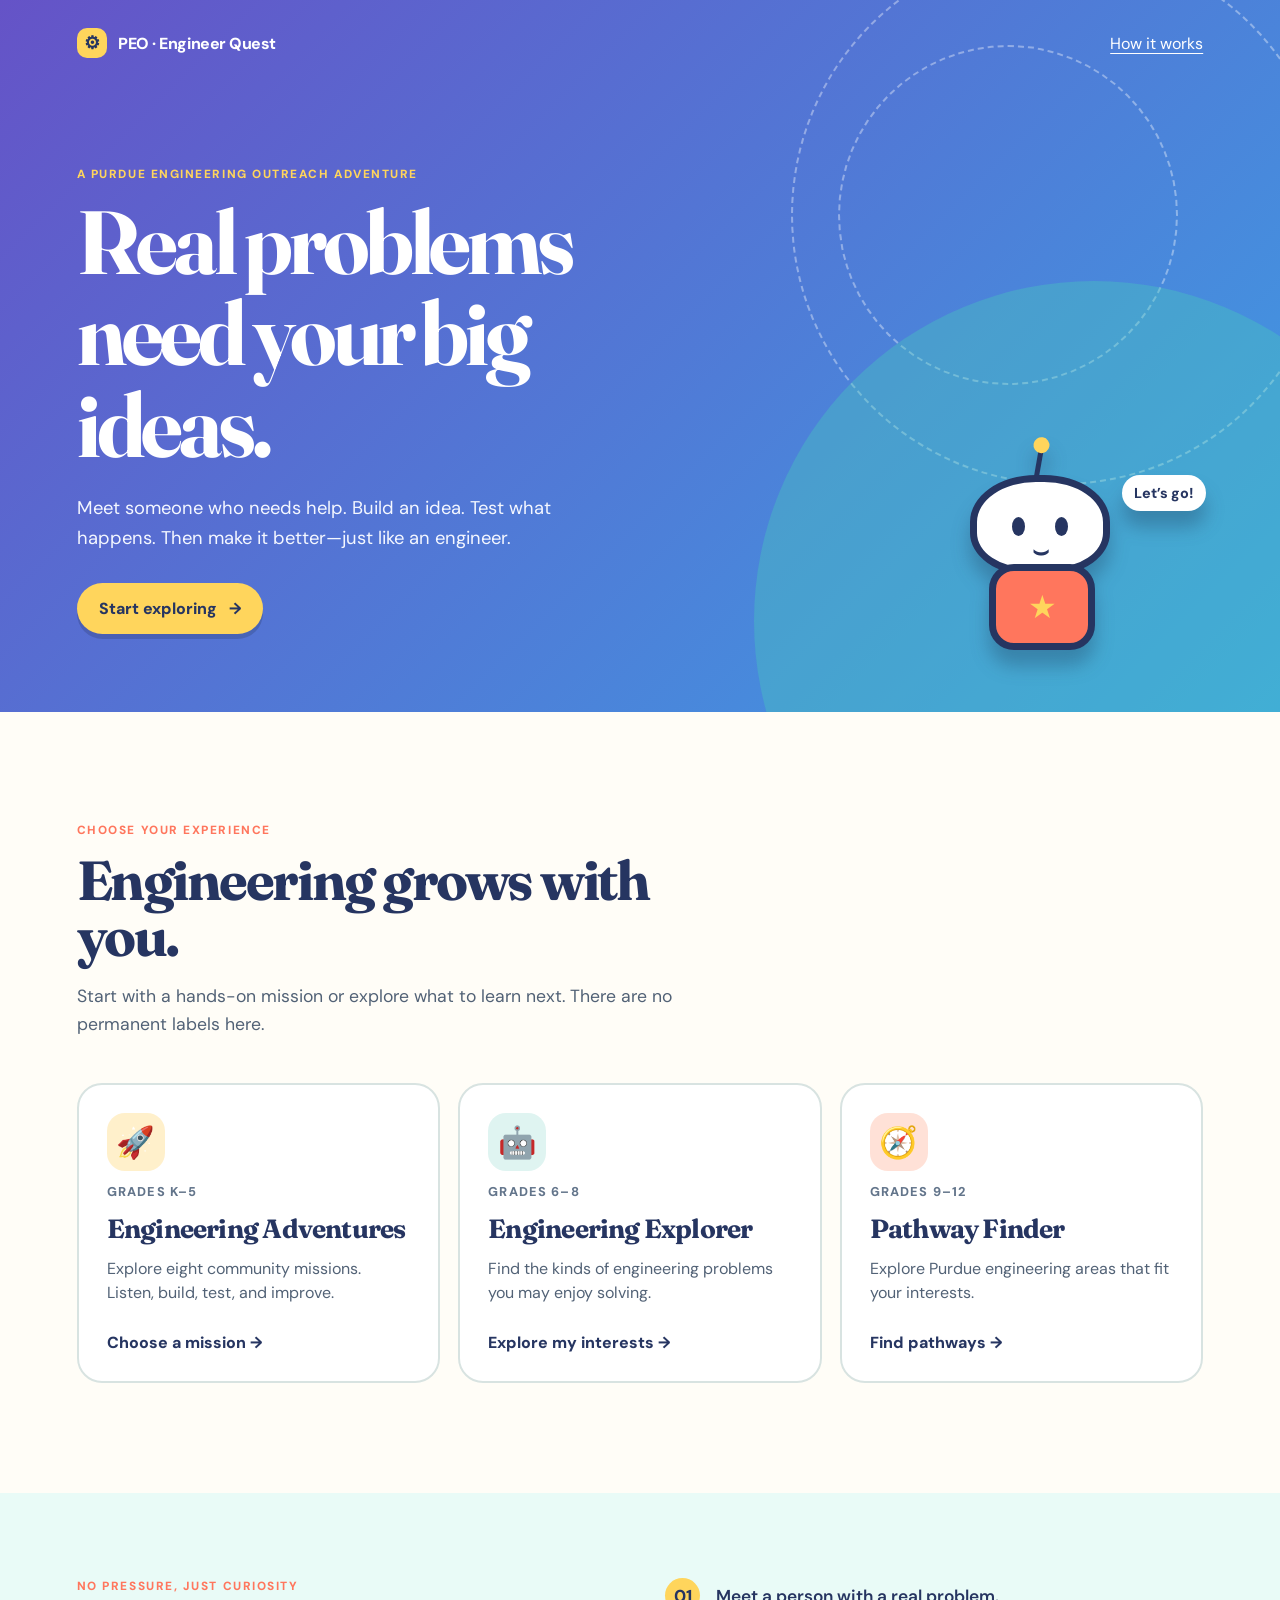
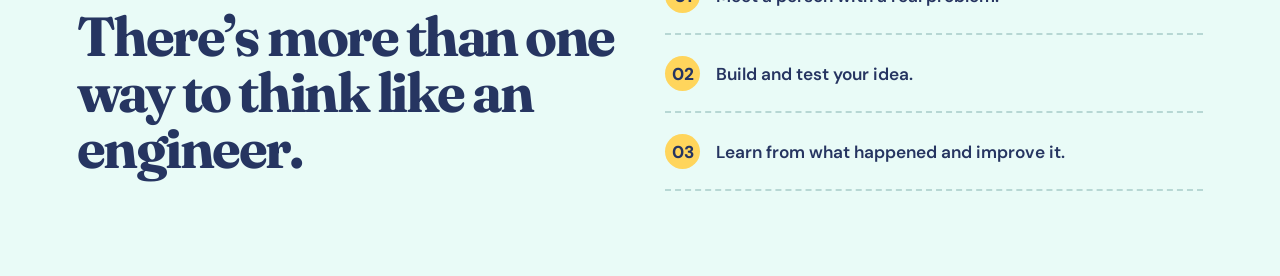
<file: index.html>
<!doctype html>
<html lang="en">
  <head>
    <meta charset="UTF-8" />
    <meta name="viewport" content="width=device-width, initial-scale=1.0" />
    <meta name="description" content="Purdue Engineering Outreach activities that help students explore how engineers solve real community problems." />
    <title>Engineer Quest | Purdue Engineering Outreach</title>
    <link rel="preconnect" href="https://fonts.googleapis.com" />
    <link rel="preconnect" href="https://fonts.gstatic.com" crossorigin />
    <link href="https://fonts.googleapis.com/css2?family=DM+Sans:wght@400;500;600;700&family=Fraunces:opsz,wght@9..144,600;9..144,700&display=swap" rel="stylesheet" />
    <link rel="stylesheet" href="styles.css" />
    <link rel="stylesheet" href="games.css" />
    <link rel="stylesheet" href="email-results.css" />
  </head>
  <body>
    <main>
      <section class="hero" id="home">
        <nav aria-label="Primary navigation">
          <a class="brand" href="#home"><span class="brand-mark">⚙</span> PEO · Engineer Quest</a>
          <a class="nav-link" href="#how-it-works">How it works</a>
        </nav>
        <div class="hero-content">
          <p class="eyebrow">A Purdue Engineering Outreach adventure</p>
          <h1>Real problems need your big ideas.</h1>
          <p class="hero-copy">Meet someone who needs help. Build an idea. Test what happens. Then make it better—just like an engineer.</p>
          <a class="button button-primary" href="#choose-track">Start exploring <span aria-hidden="true">→</span></a>
        </div>
        <div class="mascot" aria-hidden="true"><div class="antenna"></div><div class="face"><i></i><i></i><b>⌣</b></div><div class="mascot-body">★</div><span class="speech">Let’s go!</span></div>
        <div class="orb orb-one" aria-hidden="true"></div><div class="orb orb-two" aria-hidden="true"></div>
      </section>

      <section class="tracks" id="choose-track" aria-labelledby="tracks-heading">
        <div class="section-intro"><p class="eyebrow">Choose your experience</p><h2 id="tracks-heading">Engineering grows with you.</h2><p>Start with a hands-on mission or explore what to learn next. There are no permanent labels here.</p></div>
        <div class="track-grid">
          <button class="track-card elementary" data-track="elementary"><span class="track-icon">🚀</span><span class="track-age">Grades K–5</span><strong>Engineering Adventures</strong><span>Explore eight community missions. Listen, build, test, and improve.</span><span class="card-arrow" aria-hidden="true">Choose a mission →</span></button>
          <a class="track-card middle" href="middle.html" style="text-decoration:none"><span class="track-icon">🤖</span><span class="track-age">Grades 6–8</span><strong>Engineering Explorer</strong><span>Find the kinds of engineering problems you may enjoy solving.</span><span class="card-arrow" aria-hidden="true">Explore my interests →</span></a>
          <button class="track-card high" data-track="high"><span class="track-icon">🧭</span><span class="track-age">Grades 9–12</span><strong>Pathway Finder</strong><span>Explore Purdue engineering areas that fit your interests.</span><span class="card-arrow" aria-hidden="true">Find pathways →</span></button>
        </div>
      </section>

      <section class="how" id="how-it-works"><div><p class="eyebrow">No pressure, just curiosity</p><h2>There’s more than one way to think like an engineer.</h2></div><ol><li><span>01</span> Meet a person with a real problem.</li><li><span>02</span> Build and test your idea.</li><li><span>03</span> Learn from what happened and improve it.</li></ol></section>
    </main>

    <dialog class="quiz-dialog" id="quiz-dialog" aria-labelledby="quiz-title">
      <button class="close" id="close-dialog" aria-label="Close quiz">×</button>
      <div id="quiz-content"></div>
    </dialog>
    <script src="email-results.js"></script>
    <script src="app.js"></script>
  </body>
</html>
</file>
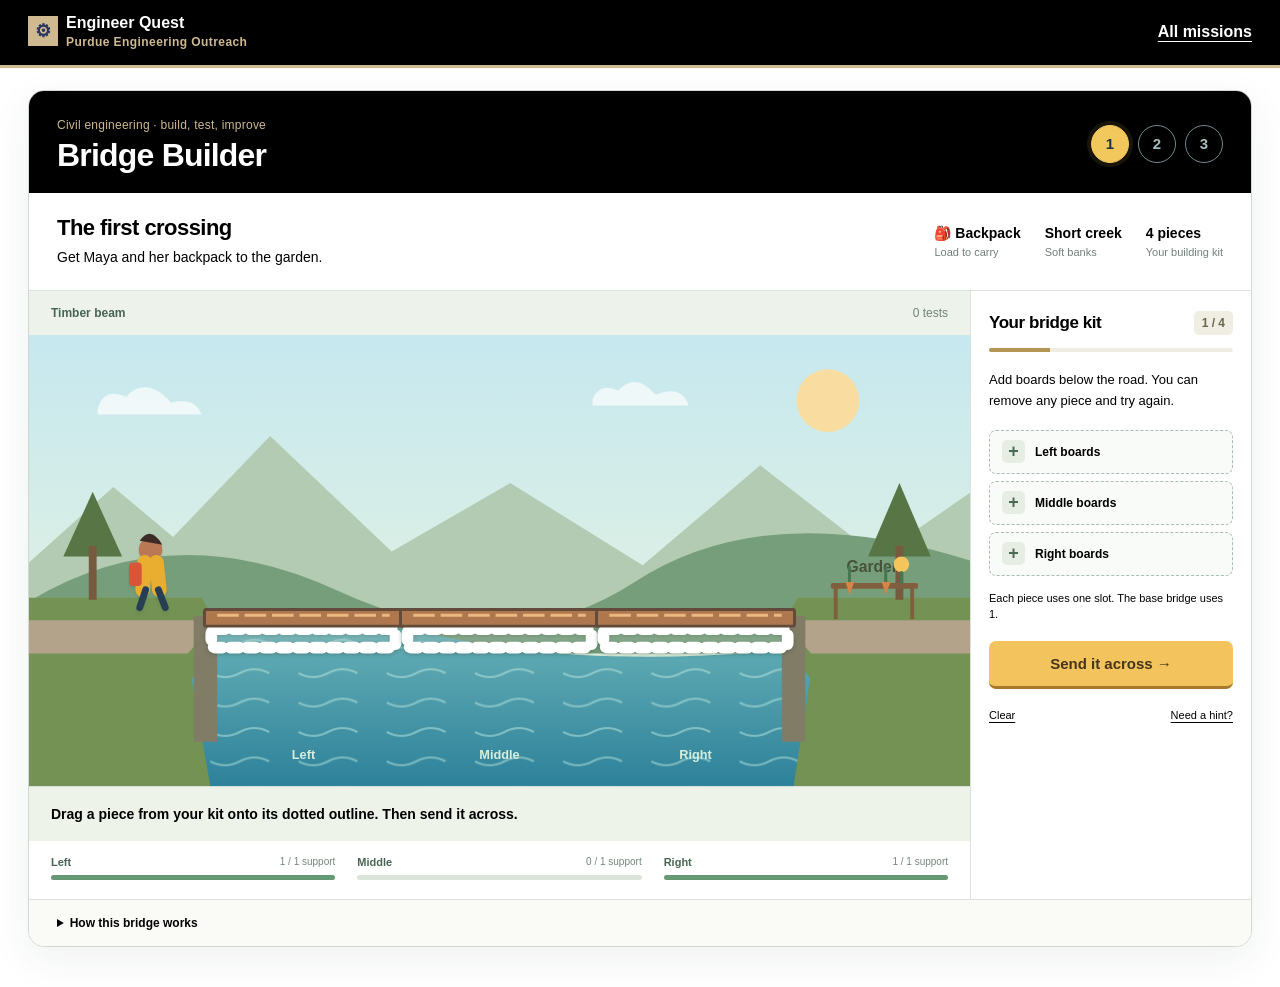
<file: bridge.html>
<!doctype html>
<html lang="en">
  <head>
    <meta charset="UTF-8" />
    <meta name="viewport" content="width=device-width, initial-scale=1.0" />
    <link rel="icon" type="image/svg+xml" href="favicon.svg" />
    <title>Bridge Builder | Engineer Quest</title>
    <link rel="stylesheet" href="styles.css" />
    <link rel="stylesheet" href="games.css" />
    <link rel="stylesheet" href="purdue-brand.css?v=20261005" />
    <link rel="stylesheet" href="bridge.css?v=crossing4" />
  </head>
  <body class="quest-page game-page">
    <header class="quest-header"><a class="brand quest-brand" href="index.html"><span class="brand-mark" aria-hidden="true">⚙</span><span class="brand-name">Engineer Quest<small>Purdue Engineering Outreach</small></span></a><a href="elementary.html">All missions</a></header>
    <main class="quest-main" id="quest"></main>
    <script src="purdue-majors.js?v=kids-levels1"></script>
    <script src="bridge.js?v=crossing4"></script>
  </body>
</html>
</file>
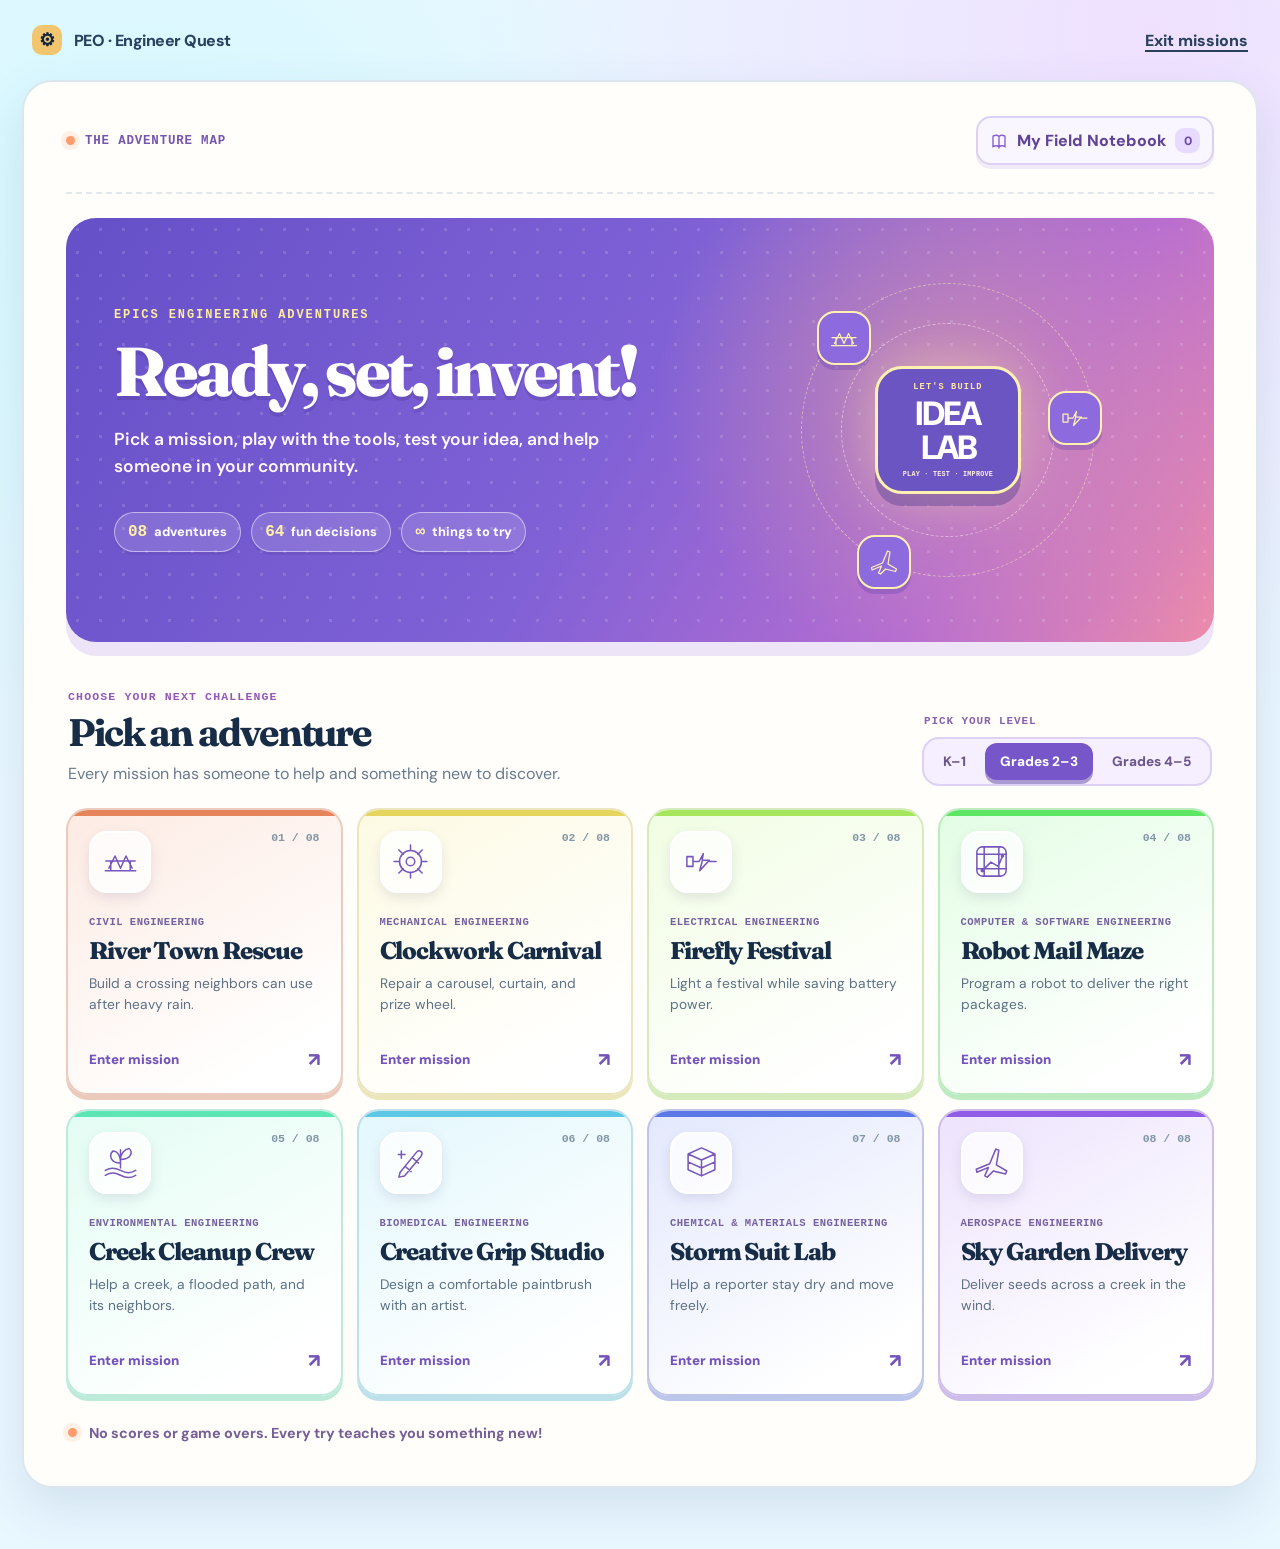
<file: elementary.html>
<!doctype html>
<html lang="en">
  <head>
    <meta charset="UTF-8" />
    <meta name="viewport" content="width=device-width, initial-scale=1.0" />
    <title>K–5 Engineering Adventures | Engineer Quest</title>
    <link rel="preconnect" href="https://fonts.googleapis.com" />
    <link rel="preconnect" href="https://fonts.gstatic.com" crossorigin />
    <link href="https://fonts.googleapis.com/css2?family=DM+Sans:wght@400;500;600;700;800&family=Fraunces:opsz,wght@9..144,600;9..144,700&display=swap" rel="stylesheet" />
    <link rel="stylesheet" href="styles.css" />
    <link rel="stylesheet" href="games.css" />
    <link rel="stylesheet" href="mini-games.css" />
    <link rel="stylesheet" href="elementary-adventures.css" />
    <link rel="stylesheet" href="kid-adventures.css" />
  </head>
  <body class="quest-page game-page">
    <header class="quest-header"><a class="brand quest-brand" href="index.html"><span class="brand-mark">⚙</span> PEO · Engineer Quest</a><a href="index.html">Exit missions</a></header>
    <main class="quest-main" id="quest"></main>
    <dialog class="notebook-dialog" id="notebook-dialog" aria-labelledby="notebook-title"></dialog>
    <script src="missions-data.js"></script>
    <script src="scene-renderer.js"></script>
    <script src="elementary.js"></script>
  </body>
</html>
</file>
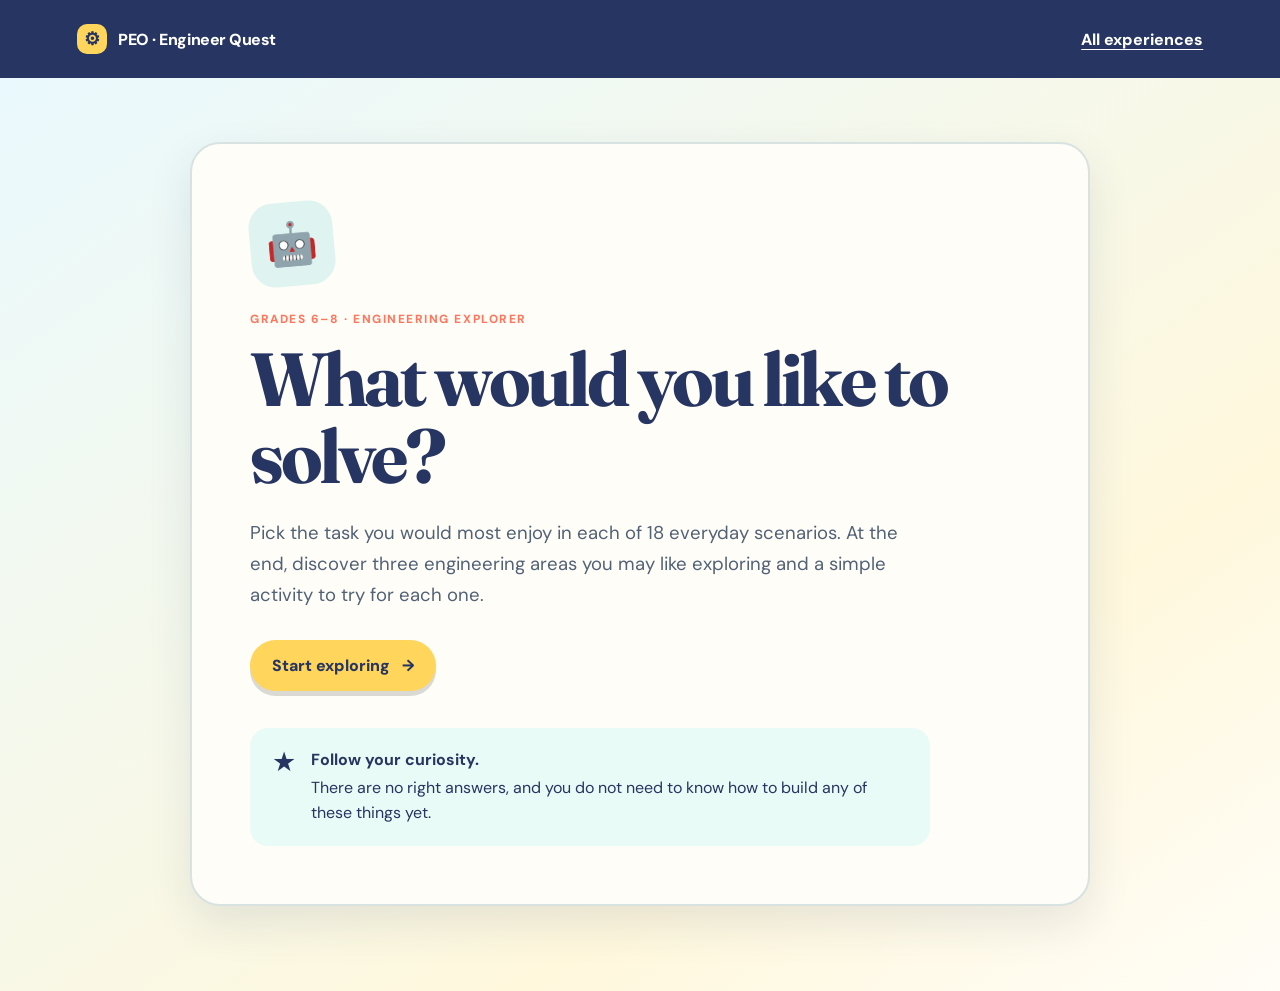
<file: middle.html>
<!doctype html>
<html lang="en">
  <head>
    <meta charset="UTF-8" />
    <meta name="viewport" content="width=device-width, initial-scale=1.0" />
    <meta name="description" content="A Grades 6–8 engineering interest explorer from Purdue Engineering Outreach." />
    <title>Engineering Explorer for Grades 6–8 | Engineer Quest</title>
    <link rel="preconnect" href="https://fonts.googleapis.com" />
    <link rel="preconnect" href="https://fonts.gstatic.com" crossorigin />
    <link href="https://fonts.googleapis.com/css2?family=DM+Sans:wght@400;500;600;700;800&family=Fraunces:opsz,wght@9..144,600;9..144,700&display=swap" rel="stylesheet" />
    <link rel="stylesheet" href="styles.css" />
    <link rel="stylesheet" href="middle.css" />
    <link rel="stylesheet" href="email-results.css" />
  </head>
  <body class="explorer-page">
    <header class="explorer-header">
      <a class="brand" href="index.html"><span class="brand-mark">⚙</span> PEO · Engineer Quest</a>
      <a class="explorer-home" href="index.html#choose-track">All experiences</a>
    </header>
    <main id="explorer" class="explorer-main" aria-live="polite"></main>
    <script src="email-results.js"></script>
    <script src="middle.js"></script>
  </body>
</html>
</file>
<file: styles.css>
:root{--ink:#263561;--paper:#fffdf7;--orange:#ff765d;--gold:#ffd55c;--teal:#47c9ba;--mist:#e9fbf7;--line:#d8e3e1}*{box-sizing:border-box}html{scroll-behavior:smooth}body{margin:0;background:var(--paper);color:var(--ink);font-family:"DM Sans",sans-serif}button,a{font:inherit}.hero{min-height:650px;position:relative;overflow:hidden;padding:28px clamp(24px,6vw,90px);background:linear-gradient(135deg,#6553c7,#3d9ee4);color:white}.hero:after{content:"";position:absolute;right:-12%;bottom:-35%;width:680px;height:680px;border-radius:50%;background:var(--teal);opacity:.38}.hero nav{position:relative;z-index:2;display:flex;align-items:center;justify-content:space-between}.brand{color:white;text-decoration:none;font-weight:800;letter-spacing:-.03em}.brand-mark{display:inline-grid;place-items:center;margin-right:8px;width:30px;height:30px;border-radius:10px;background:var(--gold);color:var(--ink);font-size:18px}.nav-link{color:#fff;text-underline-offset:4px}.hero-content{position:relative;z-index:1;max-width:640px;margin:108px 0 50px}.eyebrow{margin:0 0 14px;text-transform:uppercase;letter-spacing:.13em;font-size:.74rem;font-weight:800;color:var(--orange)}.hero .eyebrow{color:var(--gold)}h1,h2{font-family:Fraunces,Georgia,serif;letter-spacing:-.045em;line-height:1.02;margin:0}h1{font-size:clamp(3rem,7vw,5.8rem)}h2{font-size:clamp(2.2rem,4.3vw,4rem)}.hero-copy{max-width:540px;font-size:1.15rem;line-height:1.6;color:#f4f7ff;margin:24px 0 30px}.button{display:inline-flex;gap:12px;align-items:center;padding:15px 22px;border-radius:999px;text-decoration:none;font-weight:800;box-shadow:0 5px 0 #00000024}.button:hover{transform:translateY(-2px)}.button-primary{background:var(--gold);color:var(--ink)}.orb{position:absolute;border:2px dashed #ffffff60;border-radius:50%}.orb-one{width:340px;height:340px;right:8%;top:45px}.orb-two{width:540px;height:540px;right:-4%;top:-55px}.mascot{position:absolute;z-index:2;right:clamp(45px,12vw,185px);bottom:55px;width:172px;height:212px;filter:drop-shadow(0 16px 9px #1a31514d);animation:bob 3s ease-in-out infinite}.antenna{position:absolute;left:82px;top:0;width:5px;height:40px;background:#263561;transform:rotate(10deg)}.antenna:before{content:"";position:absolute;width:16px;height:16px;border-radius:50%;background:var(--gold);top:-8px;left:-6px}.face{position:absolute;top:30px;left:16px;width:140px;height:100px;background:white;border:7px solid var(--ink);border-radius:47% 47% 42% 42%;display:flex;justify-content:center;gap:30px;padding-top:35px}.face i{width:13px;height:19px;border-radius:50%;background:var(--ink)}.face b{position:absolute;top:52px;font-size:26px;color:var(--ink)}.mascot-body{position:absolute;top:119px;left:35px;display:grid;place-items:center;width:106px;height:86px;border:7px solid var(--ink);border-radius:25px;background:var(--orange);font-size:32px;color:var(--gold)}.speech{position:absolute;right:-80px;top:30px;background:white;color:var(--ink);border-radius:18px;padding:9px 12px;font-weight:800;font-size:.9rem}.tracks{padding:110px clamp(24px,6vw,90px)}.section-intro{max-width:600px}.section-intro>p:last-child{font-size:1.1rem;color:#526276;line-height:1.6}.track-grid{display:grid;grid-template-columns:repeat(3,1fr);gap:18px;margin-top:45px}.track-card{min-height:300px;text-align:left;padding:28px;display:flex;flex-direction:column;align-items:flex-start;gap:12px;border:2px solid var(--line);border-radius:25px;background:white;color:var(--ink);cursor:pointer;transition:transform .18s,box-shadow .18s}.track-card:hover,.track-card:focus-visible{transform:translateY(-7px) rotate(-1deg);box-shadow:0 15px 0 #26356118;outline:3px solid transparent}.track-icon{display:grid;place-items:center;width:58px;height:58px;border-radius:18px;font-size:31px}.elementary .track-icon{background:#fff0cb}.middle .track-icon{background:#dff4f1}.high .track-icon{background:#ffe1d7}.track-age{font-size:.8rem;font-weight:800;text-transform:uppercase;letter-spacing:.09em;color:#63758b}.track-card strong{font-family:Fraunces;font-size:1.65rem;letter-spacing:-.03em}.track-card>span:not(.track-icon):not(.track-age):not(.card-arrow){color:#526276;line-height:1.5}.card-arrow{margin-top:auto;font-size:1rem;font-weight:800;color:var(--ink)}.how{display:grid;grid-template-columns:1fr 1fr;gap:50px;padding:85px clamp(24px,6vw,90px);background:var(--mist)}.how ol{list-style:none;padding:0;margin:0;display:grid;gap:21px}.how li{border-bottom:2px dashed #b7d7d4;padding-bottom:20px;font-size:1.08rem;font-weight:600}.how li span{display:inline-grid;place-items:center;width:35px;height:35px;border-radius:50%;background:var(--gold);color:var(--ink);font-weight:800;margin-right:12px}.quiz-dialog{width:min(680px,calc(100% - 32px));padding:0;border:0;border-radius:28px;box-shadow:0 28px 80px #14213d55;color:var(--ink)}.quiz-dialog::backdrop{background:#263561a8}.close{position:absolute;z-index:2;right:15px;top:12px;border:0;background:transparent;color:var(--ink);font-size:2rem;cursor:pointer}.quiz-wrap{padding:44px}.quiz-progress{font-size:.8rem;font-weight:800;text-transform:uppercase;letter-spacing:.09em;color:#3da99e}.quiz-wrap h2{font-size:2.4rem;margin:10px 35px 28px 0}.answers{display:grid;gap:11px}.answer{padding:17px;border:2px solid var(--line);border-radius:16px;text-align:left;background:white;color:var(--ink);cursor:pointer;line-height:1.4;font-weight:700}.answer:hover,.answer:focus-visible{background:var(--mist);border-color:var(--teal);outline:2px solid var(--teal);transform:translateX(4px)}.result-tag{color:#3da99e;font-weight:800;text-transform:uppercase;letter-spacing:.1em;font-size:.78rem}.result-text{font-size:1.1rem;line-height:1.6;color:#526276}.next-list{padding-left:20px;line-height:1.7;color:#526276}.restart{border:0;background:var(--ink);color:white;cursor:pointer;margin-top:12px}.disclaimer{margin-top:25px;font-size:.8rem;color:#68788b;line-height:1.45}@keyframes bob{50%{transform:translateY(-13px) rotate(2deg)}}@media(max-width:850px){.mascot{right:35px;transform:scale(.75)}.speech{display:none}}@media(max-width:720px){.hero{min-height:590px}.hero-content{margin-top:85px}.mascot{display:none}.track-grid,.how{grid-template-columns:1fr}.how{gap:30px}.track-card{min-height:220px}.quiz-wrap{padding:32px 24px}.quiz-wrap h2{font-size:2rem}}
</file>
<file: games.css>
.game-stage{background:linear-gradient(145deg,#e8f9ff,#fff3c9);border:3px solid #d4e9f3;border-radius:22px;padding:18px;margin-bottom:18px;min-height:205px;position:relative;overflow:hidden}.game-scene{font-size:3.1rem;letter-spacing:.14em;text-align:center;margin:8px 0 18px}.game-stage:after{content:"";position:absolute;width:110px;height:110px;border-radius:50%;background:#ffd55761;right:-30px;top:-40px}.game-instruction{font-weight:800;text-align:center;margin:0 auto 15px;max-width:440px}.game-options{display:grid;grid-template-columns:repeat(3,1fr);gap:10px;position:relative;z-index:1}.game-choice{border:2px solid #c7dce9;border-radius:16px;padding:12px 8px;background:white;color:#263561;cursor:pointer;font-weight:800;min-height:72px;transition:.15s}.game-choice:hover,.game-choice:focus-visible{transform:translateY(-4px);border-color:#6553c7;box-shadow:0 5px 0 #6553c733}.game-choice .emoji{display:block;font-size:1.8rem;margin-bottom:3px}.game-feedback{min-height:28px;text-align:center;font-weight:800;color:#268779;margin:10px 0 0}.game-choice.win{background:#dff8dc;border-color:#49ae61}.game-choice.try{background:#fff0e7;border-color:#ff9a78}@media(max-width:500px){.game-options{grid-template-columns:1fr}.game-choice{min-height:58px}.game-choice .emoji{display:inline;margin-right:8px}}
.blueprint-bar{display:flex;justify-content:space-between;align-items:center;color:#53647d;font-size:.78rem;font-weight:800;text-transform:uppercase;letter-spacing:.06em;margin-bottom:18px}.blueprint-bar span:last-child{display:flex;gap:5px}.blueprint-bar b{display:grid;place-items:center;width:24px;height:24px;border-radius:50%;background:#e6edf5;color:#748197}.blueprint-bar b.done{background:#ffd55c;color:#263561}
.quest-page{background:linear-gradient(145deg,#e8f9ff,#fff8dd);min-height:100vh}.quest-header{display:flex;justify-content:space-between;align-items:center;padding:24px clamp(20px,6vw,85px)}.quest-header a:last-child{color:#263561;font-weight:800;text-underline-offset:4px}.quest-brand{color:#263561}.quest-main{padding:20px 20px 80px}.quest-shell{max-width:760px;margin:auto;background:#fffdf7;border:2px solid #d8e3e1;border-radius:30px;padding:clamp(26px,5vw,55px);box-shadow:0 16px 40px #26356118}.quest-shell h1{font-size:clamp(2.7rem,6vw,4.5rem)}.quest-story{font-size:1.15rem;line-height:1.55;max-width:550px;color:#526276}.quest-stage{margin-top:30px}.finish-badge{display:grid;place-items:center;width:84px;height:84px;border-radius:50%;background:#ffd55c;font-size:3rem;margin:22px 0}.reflection-card{margin:28px 0;padding:20px;border-radius:18px;background:#e9fbf7;color:#263561}.reflection-card p{line-height:1.55;margin-bottom:0}
.game-page{background:#263561}.game-page .quest-header{background:#263561}.game-page .quest-header a{color:#fff}.game-page .quest-brand{color:#fff}.game-page .brand-mark{color:#263561}.game-page .quest-main{max-width:1320px;margin:auto;padding:10px 24px 50px}.rescue-game{overflow:hidden;border-radius:28px;background:#e9f8ff;box-shadow:0 20px 55px #0005}.game-topbar{height:72px;background:#19294b;color:#fff;display:flex;align-items:center;gap:28px;padding:0 25px}.level-pill{font-weight:800;font-size:1.1rem}.game-steps{display:flex;gap:20px;margin:auto;font-weight:700;color:#aebbd0}.game-steps .active{color:#ffd55c}.reset-game{border:2px solid #ffd55c;border-radius:50%;background:transparent;color:#ffd55c;font-size:1.5rem;width:38px;height:38px;cursor:pointer}.game-world{height:510px;position:relative;overflow:hidden;background:linear-gradient(#98d9f2 0 30%,#72b75c 30% 100%)}.game-world:before{content:"";position:absolute;width:130%;height:220px;background:#5d9d4d;border-radius:50%;top:120px;left:-15%;box-shadow:0 35px #44863e}.rain{position:absolute;inset:0;background:repeating-linear-gradient(112deg,transparent 0 28px,#ffffff70 29px 31px,transparent 32px 57px);opacity:.55}.garden-sign{position:absolute;left:7%;top:15%;z-index:1;background:#5c3b28;color:#f7efcf;border:7px solid #8c613e;padding:13px;font-weight:800;text-align:center;transform:rotate(-4deg)}.friend{position:absolute;left:9%;bottom:54px;z-index:2;display:flex;align-items:end;gap:10px}.friend span{font-size:5.7rem}.friend small{width:122px;background:#fff;border-radius:14px;padding:8px;font-weight:800}.robot{position:absolute;right:9%;top:20%;z-index:3;text-align:center}.robot span{font-size:5.7rem}.robot p{margin:0;width:185px;background:#fff8d7;border-radius:18px;padding:10px;font-weight:800}.mud-path{position:absolute;z-index:2;bottom:0;left:28%;width:49%;height:280px;background:#76543e;clip-path:polygon(33% 0,68% 0,100% 100%,0 100%);display:flex;align-items:center;justify-content:center;gap:9px;padding:145px 30px 20px}.build-slot{width:74px;height:68px;border:3px dashed #89e3ff;border-radius:14px;background:#4f3b2b99;color:#b9f4ff;font-size:2rem;cursor:pointer}.build-slot.filled{border-style:solid;background:#f2d79a;color:#263561;transform:rotate(-2deg)}.goal-garden{position:absolute;right:20%;bottom:75px;z-index:3;font-size:4rem;text-align:center}.goal-garden span{display:block;font-size:1rem;color:white;font-weight:800;text-shadow:0 2px 2px #000}.message{position:absolute;z-index:4;left:50%;bottom:12px;transform:translateX(-50%);background:#263561;color:#fff;padding:9px 18px;border-radius:99px;font-weight:700;white-space:nowrap}.toolbox{min-height:155px;background:#402c22;border-top:9px solid #a87a4f;color:#fff;padding:17px 28px;display:flex;align-items:center;gap:25px}.toolbox>div:first-child{min-width:120px}.toolbox>div:first-child span{display:block;color:#d4c0ae;font-size:.82rem;margin-top:5px}.tools{display:flex;gap:12px;flex:1}.tool{width:112px;border:3px solid #77533d;border-radius:13px;background:#221712;color:#fff;cursor:pointer;padding:8px}.tool:hover,.tool.selected{border-color:#ffd55c;background:#543a2d}.tool i{display:block;font-size:2.1rem;font-style:normal}.tool b{font-size:.75rem}.test-path{border:0;border-radius:999px;background:#ffd55c;color:#263561;padding:14px 18px;font-weight:800;white-space:nowrap}.test-path:disabled{opacity:.45}.finish-game{padding:80px;text-align:center;background:#e9f8ff}.finish-game h1{font-size:clamp(2.7rem,6vw,5rem)}.finish-game .quest-story{margin:20px auto}.finish-scene{font-size:4.5rem}.finish-scene span{color:#936443}@media(max-width:800px){.game-steps{display:none}.game-world{height:460px}.mud-path{left:18%;width:68%}.robot{right:2%;transform:scale(.75);transform-origin:top right}.friend{left:2%;transform:scale(.75);transform-origin:bottom left}.toolbox{align-items:stretch;flex-wrap:wrap}.toolbox>div:first-child{width:100%}.tools{width:100%;overflow:auto}.test-path{margin-left:auto}.build-slot{width:52px;height:54px}.goal-garden{right:6%}}
</file>
<file: email-results.css>
.email-results{margin-top:28px;padding:22px;border:2px solid #d7e8e5;border-radius:18px;background:#f3fbfa}.email-results h3{margin:0 0 8px;font-family:Fraunces,Georgia,serif;font-size:1.35rem}.email-results>p{margin:0;color:#526276;font-size:.93rem;line-height:1.5}.email-results-form{margin-top:16px}.email-results-form label{display:block;margin-bottom:7px;font-weight:800}.email-results-controls{display:flex;gap:10px;align-items:center;flex-wrap:wrap}.email-results input{flex:1 1 220px;min-height:48px;padding:11px 13px;border:2px solid var(--line);border-radius:12px;background:#fff;color:var(--ink);font:inherit}.email-results input:focus{outline:3px solid #47c9ba55;border-color:#3da99e}.email-results-controls .button{border:0;cursor:pointer}.email-results-controls .button:disabled{opacity:.6;cursor:wait}.email-results-status{min-height:1.4em;margin:10px 0 0;color:#526276;font-size:.9rem;line-height:1.4}
</file>
<file: purdue-brand.css>
/* Purdue Brand Studio: primary palette and approved system font alternatives.
   Game scenes and their meaningful material/status colors remain in game CSS. */
:root {
  --ink: #000; --gold: #cfb991; --paper: #fff; --orange: #6b5129;
  --teal: #8e6f3e; --mist: #f5f2eb; --line: #d5cbbc;
  --brand-body: "Acumin Pro", "Franklin Gothic", "Franklin Gothic Medium", Arial, sans-serif;
  --brand-serif: "Source Serif Pro", Georgia, serif;
}
body { font-family: var(--brand-body); color: #000; background: #fff; }
h1, h2, .track-card strong, .pathway-results h4,
.mission-card strong, .mission-group-heading h2,
.reasoning-callout h3, .college-next h3 { font-family: var(--brand-serif); letter-spacing: -.025em; }
.hero { background: #000; min-height: 580px; border-bottom: 8px solid #cfb991; }
.hero::after { background: #cfb991; opacity: .08; border-radius: 0; transform: skewX(-13deg); }
.hero-content { margin-top: 86px; max-width: 720px; }
.hero-copy { color: #fff; }
.orb { display: none; }
.antenna { background: #cfb991; }
.mascot { filter: none; }
.mascot-body { background: #cfb991; color: #000; }
.hero nav, .quest-header, .explorer-header, .high-header { gap: 20px; }
.quest-header, .game-page .quest-header, .explorer-header, .high-header { background: #000; border-bottom: 4px solid #cfb991; }
.brand, .quest-brand, .quest-header a:last-child, .explorer-home, .high-home { color: #fff; }
.brand { letter-spacing: 0; font-weight: 700; }
.brand-mark { background: #cfb991; color: #000; border-radius: 0; }
.brand-name { display: inline-flex; flex-direction: column; gap: 3px; vertical-align: middle; }
.brand-name small { color: #cfb991; font-size: .75rem; line-height: 1.3; letter-spacing: .035em; }
.eyebrow, .quiz-progress, .result-tag, .quiz-round, .explorer-meta { color: #6b5129; }
.hero .eyebrow { color: #cfb991; }
.button { border-radius: 4px; box-shadow: none; min-height: 48px; }
.button-primary { background: #cfb991; color: #000; border: 2px solid #cfb991; }
.button-primary:hover { background: #ebd99f; border-color: #000; }
.restart { background: #000; color: #fff; }
.tracks { padding-top: 76px; padding-bottom: 76px; }
.track-card { border-radius: 4px; border-color: #c4bfc0; border-top: 5px solid #cfb991; }
.track-card:hover, .track-card:focus-visible { transform: translateY(-4px); box-shadow: 0 8px 22px #00000014; border-color: #8e6f3e; }
.elementary .track-icon, .middle .track-icon, .high .track-icon { background: #f5f2eb; border-radius: 4px; }
.track-age, .section-intro>p:last-child, .track-card>span:not(.track-icon):not(.track-age):not(.card-arrow),
.result-text, .next-list, .disclaimer, .pathway-results p, .pathway-detail dd,
.explorer-lead, .explorer-result-intro, .explorer-result p, .explorer-result-details dd,
.explorer-fine-print, .explorer-keyboard-hint, .quiz-nav, .hub-copy, .hub-footnote,
.mission-group-heading p, .mission-finish>p { color: #555960; }
.how { background: #f5f2eb; border-top: 1px solid #d5cbbc; }
.how li { border-color: #cfb991; }
.how li span { border-radius: 4px; }
.quiz-dialog, .explorer-shell, .high-main { border-radius: 8px; box-shadow: 0 14px 42px #00000014; }
.quiz-dialog::backdrop { background: #000a; }
.quest-page, .game-page, .explorer-page, .high-page { background: #f5f2eb; }
.explorer-shell, .high-main, .mission-hub, .mini-shell { background: #fff; color: #000; border: 1px solid #d5cbbc; border-radius: 8px; box-shadow: 0 12px 36px #00000012; }
.explorer-intro-mark, .explorer-note, .major-compare, .college-next,
.pathway-detail, .explorer-result-details, .reasoning-callout { background: #f5f2eb; border-color: #d5cbbc; border-radius: 4px; }
.pathway-detail dt, .explorer-result-details dt, .explorer-result .mission strong,
.field-connection strong, .major-compare>strong, .major-compare b, .reasoning-review span { color: #6b5129; }
.college-next a, .major-guide a { color: #000; text-underline-offset: 3px; }
.quiz-progress-track, .explorer-progress { background: #e5e1da; }
.quiz-progress-track span, .explorer-progress span { background: #8e6f3e; }
.answer, .explorer-answer, .pathway-results>li, .explorer-result { border-radius: 4px; }
.answer:hover, .answer:focus-visible, .explorer-answer:hover, .explorer-answer:focus-visible { background: #f5f2eb; border-color: #8e6f3e; outline-color: #8e6f3e; }
.answer[aria-pressed="true"], .explorer-answer[aria-pressed="true"], .reasoning-answer[aria-pressed="true"],
.explorer-result:nth-child(1) { background: #f5f2eb; border-color: #8e6f3e; box-shadow: none; }
.explorer-letter { background: #f5f2eb; color: #000; }
.explorer-answer[aria-pressed="true"] .explorer-letter { background: #000; color: #fff; }
.answer-evidence { border-color: #8e6f3e; }
.mission-hub .mission-card { display: flex; flex-direction: column; align-items: flex-start; background: #fff; color: #000; border: 1px solid #d5cbbc; border-top: 4px solid #cfb991; border-radius: 4px; }
.mission-hub .mission-card::after { display: none; }
.mission-hub .mission-card>b { position: static; margin-top: auto; padding-top: 18px; }
.mission-hub .mission-major { width: 100%; }
.mission-hub .mission-card:hover { box-shadow: 0 8px 22px #00000014; }
.mission-hub .mission-icon, .group-icon, .hub-rule, .mission-note { background: #f5f2eb; border-radius: 4px; }
.mission-hub .mission-card p, .mission-group-heading small { color: #555960; }
.mission-card-status { color: #6b5129; background: #f5f2eb; }
.hub-progress { border-color: #cfb991; color: #000; background: #f5f2eb; box-shadow: none; }
.major-guide { background: #f5f2eb; border-color: #d5cbbc; border-radius: 4px; }
.mini-topbar { gap: 12px; flex-wrap: wrap; color: #000; }
.mini-back, .mini-reset { color: #000; }
.mission-major { display: block; margin-top: 16px; padding-top: 12px; border-top: 1px solid #d5cbbc; font-size: .875rem; font-weight: 700; line-height: 1.4; color: #000; }
.mission-major small { display: block; margin-bottom: 4px; color: #6b5129; font-size: .75rem; font-weight: 700; letter-spacing: .06em; text-transform: uppercase; }
.purdue-connection { display: flex; justify-content: space-between; align-items: center; gap: 20px; margin: 24px 0; padding: 20px; border-left: 4px solid #cfb991; background: #f5f2eb; color: #000; text-align: left; }
.connection-label { display: block; margin-bottom: 6px; font-size: .75rem; font-weight: 700; letter-spacing: .06em; text-transform: uppercase; color: #6b5129; }
.purdue-connection strong { display: block; font-size: 1.125rem; line-height: 1.4; }
.purdue-connection p { margin: 8px 0 0; max-width: 620px; font-size: .9375rem; line-height: 1.5; color: #555960; }
.purdue-connection a { flex: none; max-width: 190px; padding: 8px 0; color: #000; font-size: .875rem; font-weight: 700; text-underline-offset: 4px; }
.bridge-lab>.purdue-connection { margin: 0; padding: 20px 54px; }
.sr-only { position: absolute; width: 1px; height: 1px; padding: 0; margin: -1px; overflow: hidden; clip: rect(0,0,0,0); white-space: nowrap; border: 0; }
button:focus-visible, a:focus-visible, summary:focus-visible,
.track-card:focus-visible, .answer:focus-visible, .button:focus-visible, .close:focus-visible,
.quiz-back:focus-visible, .major-guide summary:focus-visible { outline: 3px solid #8e6f3e; outline-offset: 4px; }
.quest-header a:focus-visible, .explorer-header a:focus-visible, .high-header a:focus-visible, .hero nav a:focus-visible { outline-color: #cfb991; }
@media(max-width:720px) {
  .hero { min-height: 540px; }
  .hero-content { margin-top: 65px; }
  .tracks { padding-top: 52px; padding-bottom: 52px; }
  .purdue-connection { flex-direction: column; align-items: flex-start; gap: 10px; padding: 16px; }
  .purdue-connection a { max-width: none; }
  .bridge-lab>.purdue-connection { padding: 20px; }
  .brand-name small { max-width: 180px; }
  .quest-header, .explorer-header, .high-header { padding: 18px 20px; }
}
</file>
<file: bridge.css>
/* Bridge Builder: the playable scene and its tools stay together. */
.game-page{background:#fff;color:#000}
.game-page .quest-header{padding:14px 28px;background:#000;border-bottom:3px solid #cfb991}
.game-page .quest-main{max-width:1420px;padding:22px 28px 40px}
.bridge-game{overflow:hidden;background:#fff;border:1px solid #d0d8d0;border-radius:16px;box-shadow:0 12px 40px #17382c12;font-family:Arial,sans-serif}
.bridge-game h1,.bridge-game h2,.bridge-game h3{font-family:Arial,sans-serif;letter-spacing:-.025em;color:#000}
.game-heading{display:flex;justify-content:space-between;align-items:center;gap:20px;padding:24px 28px 20px;background:#000;color:#fff}
.game-heading h1{margin:5px 0 0;color:#fff;font-size:32px;line-height:1.1}
.game-label{font-size:12px;color:#cfb991;letter-spacing:.02em}
.crossing-levels{display:flex;gap:9px}
.crossing-levels span{display:grid;place-items:center;width:38px;height:38px;border:1px solid #708c91;border-radius:50%;color:#a4bebf;font-size:15px;font-weight:700}
.crossing-levels .current{background:#f2c85d;border-color:#f2c85d;color:#1d343c;box-shadow:0 0 0 4px #f2c85d1a}
.crossing-levels .complete{background:#538976;border-color:#538976;color:#fff}
.mission-brief{display:flex;justify-content:space-between;align-items:center;gap:22px;padding:22px 28px;border-bottom:1px solid #dce3dd;background:#fafbf6}
.mission-brief h2{font-size:22px;line-height:1.2;margin:0 0 6px}
.mission-brief p{font-size:14px;line-height:1.5;margin:0;color:#53656a}
.mission-rules{display:flex;gap:24px}
.mission-rules span{display:flex;flex-direction:column;gap:5px;color:#71807a;font-size:11px;white-space:nowrap}
.mission-rules b{font-size:14px;font-weight:700;color:#17333d}
.game-workspace{display:grid;grid-template-columns:minmax(0,1fr) 280px;align-items:start}
.play-area{min-width:0;background:#f5f8f3;border-right:1px solid #dce3dd}
.scene-topline{display:flex;align-items:center;justify-content:space-between;padding:15px 22px;background:#edf2eb;color:#486456;font-size:12px;font-weight:700}
.attempt-count{color:#718477;font-weight:400}
.bridge-scene{width:100%;height:auto;display:block;aspect-ratio:960/460;touch-action:manipulation}
.bridge-scene .garden-label{fill:#46533b;font:700 16px Arial,sans-serif}
.section-labels text{fill:#d6eddb;font:600 13px Arial,sans-serif}
.end-supports{fill:none;stroke:#817c66;stroke-width:24}
.frame{fill:none;stroke:#5d7b83;stroke-width:8;stroke-linejoin:round}
.joint{fill:#334e56;stroke:#bed4d2;stroke-width:2;pointer-events:none}
.spandrels{fill:none;stroke:#938570;stroke-width:9}
.road{fill:#ae774e;stroke:#624b3a;stroke-width:3}
.road-line{stroke:#e8b980;stroke-width:3;stroke-dasharray:22 6}
.type-truss .road,.type-suspension .road{fill:#728990;stroke:#385864}
.type-truss .road-line,.type-suspension .road-line{stroke:#b7c8c9}
.type-arch .road{fill:#a59b82;stroke:#6d6655}
.bridge-component{cursor:pointer;outline:none}
.bridge-component>*:not(title){fill:#ffffff24;stroke:#fff;stroke-width:12;stroke-dasharray:9 8;stroke-linecap:round;stroke-linejoin:round;filter:drop-shadow(0 1px 2px #24483360);transition:stroke .14s,fill .14s}
.bridge-component path{fill:none}
.bridge-component:hover>*:not(title),.bridge-component:focus>*:not(title){stroke:#e7aa39;filter:drop-shadow(0 0 4px #fff);stroke-width:15}
.bridge-component.installed>*:not(title){fill:#c6925b;stroke:#7d5035;stroke-dasharray:none;filter:drop-shadow(0 2px 1px #193e2c30);animation:piece-in .2s ease-out}
.bridge-component.installed path{fill:none;stroke:#476b76}
.type-arch .bridge-component>*:not(title){stroke-width:25}
.type-arch .bridge-component.installed>*:not(title){stroke:#ac9876;fill:#c2b08e}
.type-arch .bridge-component.installed path{fill:none}
.type-suspension .bridge-component[data-component^=hanger] path{stroke-width:7}
.type-suspension .bridge-component[data-component=main-cable] path{stroke-width:10}
.bridge-component[aria-disabled=true]{cursor:wait;pointer-events:none}
.bridge-component.drop-target>*:not(title){stroke:#e6b347;stroke-width:17;filter:drop-shadow(0 0 6px #fff);animation:drop-pulse .65s ease-in-out infinite alternate}
.bridge-component.drop-ready>*:not(title){stroke:#f5d162;stroke-dasharray:none;filter:drop-shadow(0 0 9px #fff)}
.bridge-component.just-built>*:not(title){animation:snap-in .45s ease-out}
.parts-kit button{touch-action:none;cursor:grab;user-select:none;-webkit-user-select:none}
.parts-kit button[aria-pressed=true]{cursor:pointer}
.parts-kit button.piece-picked-up{opacity:.4;cursor:grabbing}
.dragged-piece{position:fixed;z-index:9999;pointer-events:none;display:flex;align-items:center;gap:12px;min-width:135px;max-width:210px;padding:13px 17px;border:2px solid #cfad63;border-radius:9px;background:#fff4d1;color:#000;font:600 12px Arial,sans-serif;box-shadow:0 12px 28px #0003;transform:translate(-50%,-115%) rotate(-4deg)}
.dragged-piece>span{font-size:29px;line-height:1}
.dragged-piece.can-drop{background:#d9efd8;border-color:#477a47;transform:translate(-50%,-115%) rotate(0)}
.deck-section.under-load .road{stroke:#2d875e}
.deck-section.strained .road{fill:#e29b50;stroke:#bf6531}
.deck-section.broken .road{fill:#d78a63;stroke:#ba4936;stroke-dasharray:40 7}
.deck-section.broken{animation:bridge-shudder .25s ease-in-out 2}
#crossing-load{pointer-events:none;filter:drop-shadow(0 3px 1px #33574625)}
.crossing-status{display:flex;align-items:center;min-height:55px;padding:13px 22px;border-top:1px solid #d5e1d8;color:#39544a;background:#edf3e8;font-size:14px;font-weight:600;line-height:1.5}
.crossing-status.testing{background:#fff2cf;color:#755622}
.crossing-status.success{background:#dcefe0;color:#246340;border-left:5px solid #43845a}
.crossing-status.failure{background:#fff1e6;color:#985535;border-left:5px solid #c37145}
.result-actions:empty{display:none}
.result-actions{display:flex;align-items:center;justify-content:space-between;gap:20px;padding:15px 22px;background:#fff}
.result-actions p{margin:0;font-size:13px;line-height:1.5;max-width:470px;color:#42624d}
.next-crossing{flex-shrink:0;padding:12px 16px;border:0;border-radius:7px;background:#387657;color:#fff;font-weight:700;font-size:14px;cursor:pointer}
.next-crossing:hover{background:#26583f}
.support-readout{display:grid;grid-template-columns:repeat(3,1fr);gap:22px;padding:15px 22px 19px}
.support-readout>div{display:grid;grid-template-columns:1fr auto;gap:7px 10px;font-size:11px;color:#486553}
.support-readout span{font-weight:700}
.support-readout small{grid-row:1;grid-column:2;font-size:10px;color:#74877a}
.support-track{grid-column:1/-1;background:#dbe5d9;height:5px;border-radius:4px;overflow:hidden}
.support-track i{display:block;height:100%;background:#659974;transition:width .2s}
.bridge-kit{padding:20px 18px 17px;background:#fff}
.kit-heading{display:flex;align-items:center;justify-content:space-between;gap:12px}
.kit-heading h2{font-size:17px;margin:0;line-height:1.3}
.kit-count{padding:5px 8px;border-radius:5px;background:#f0eee3;font-size:12px;font-weight:700;color:#6c664c}
.kit-budget{height:4px;margin:13px 0 18px;background:#f0eee3;border-radius:4px;overflow:hidden}
.kit-budget i{display:block;height:100%;background:#b39456;transition:width .2s}
.kit-intro{font-size:13px;line-height:1.6;color:#63766b;margin:0 0 18px}
.type-picker{display:grid;grid-template-columns:1fr 1fr;gap:7px;margin-bottom:18px}
.type-picker button{display:flex;flex-direction:column;align-items:center;justify-content:center;gap:3px;padding:9px 5px;border:1px solid #d3ded5;border-radius:7px;background:#f9fbf7;color:#526c60;font-size:11px;cursor:pointer;min-height:61px}
.type-picker span{font-size:24px;line-height:1}
.type-picker button[aria-pressed=true]{border:2px solid #45755d;background:#eaf2e6;color:#214c39;padding:8px 4px}
.parts-kit{display:grid;gap:7px}
.parts-kit button{display:flex;align-items:center;gap:10px;min-height:44px;padding:8px 12px;border:1px dashed #a9bdb0;border-radius:7px;background:#f9fbf8;color:#375248;text-align:left;font-size:12px;cursor:pointer;font-weight:600}
.parts-kit button>span{display:grid;place-items:center;width:23px;height:23px;flex-shrink:0;border-radius:5px;background:#e6eee3;color:#496b51;font-size:18px}
.parts-kit button[aria-pressed=true]{background:#e8f0e3;border-style:solid;border-color:#78a076;color:#315238}
.parts-kit button[aria-pressed=true]>span{background:#5d8c63;color:#fff;font-size:13px}
.parts-kit button:hover{border-color:#4f805b;background:#edf3e7}
.kit-note{font-size:11px;color:#7a857c;line-height:1.5;margin:14px 0 18px}
.test-crossing{display:block;width:100%;border:0;border-bottom:3px solid #a8792a;border-radius:7px;padding:14px;background:#f3c35d;color:#45351b;font-size:15px;font-weight:700;cursor:pointer}
.test-crossing:hover{background:#f8cf79;transform:translateY(-1px)}
.test-crossing:active{transform:translateY(1px);border-bottom-width:1px}
.bridge-game button:disabled{opacity:.55;cursor:wait;transform:none}
.kit-secondary{display:flex;justify-content:space-between;gap:12px;margin-top:14px}
.kit-secondary button{border:0;background:none;color:#6c7b70;text-decoration:underline;text-underline-offset:3px;font-size:11px;cursor:pointer;padding:6px 0}
.bridge-hint{background:#fff4d7;border-left:3px solid #d3aa58;padding:12px;font-size:12px;line-height:1.6;color:#755d2c;margin:12px 0 0}
.bridge-explanation{border-top:1px solid #dce3dd;padding:16px 28px;font-size:12px;color:#64766a;background:#fafbf7}
.bridge-explanation summary{cursor:pointer;font-weight:600;width:fit-content}
.bridge-explanation p{max-width:800px;line-height:1.65}
.bridge-explanation .mission-major{font-size:12px;margin-top:14px}
.bridge-game button:focus-visible,.bridge-explanation summary:focus-visible{outline:3px solid #a97927;outline-offset:3px}
.bridge-game .mission-brief,.bridge-game .play-area{background:#fff}
.bridge-game .mission-brief p,.bridge-game .mission-rules b,.bridge-game .kit-intro,.bridge-game .kit-note,.bridge-game .kit-secondary button,.bridge-game .parts-kit button,.bridge-game .type-picker button,.bridge-game .crossing-status,.bridge-game .result-actions p,.bridge-game .support-readout,.bridge-game .bridge-explanation{color:#000}
@keyframes piece-in{from{opacity:.2}to{opacity:1}}
@keyframes drop-pulse{from{opacity:.65}to{opacity:1}}
@keyframes snap-in{0%{stroke:#f5cc58;filter:drop-shadow(0 0 13px #fff)}100%{filter:drop-shadow(0 2px 1px #193e2c30)}}
@keyframes bridge-shudder{25%{translate:0 3px}75%{translate:0 -2px}}
@media(min-width:1400px){.bridge-scene{max-height:480px}}
@media(max-width:1000px){.game-workspace{grid-template-columns:minmax(0,1fr) 250px}.mission-rules{gap:15px}.mission-brief{padding:18px 22px}.support-readout{gap:12px;padding:13px 16px}}
@media(max-width:760px){
.game-page .quest-main{padding:12px 10px 25px}.game-page .quest-header{padding:12px 15px}
.game-page .brand-name{font-size:14px}.game-page .brand-name small{font-size:10px}.quest-header>a:last-child{font-size:12px}
.bridge-game{border-radius:10px}.game-heading{padding:18px}.game-heading h1{font-size:26px}.game-label{font-size:10px}.crossing-levels{gap:6px}.crossing-levels span{width:30px;height:30px;font-size:12px}
.mission-brief{align-items:flex-start;flex-direction:column;gap:14px;padding:17px 18px}.mission-brief h2{font-size:19px}.mission-brief p{font-size:12px}
.mission-rules{justify-content:space-between;width:100%;gap:12px}.mission-rules b{font-size:12px}.mission-rules span{font-size:10px}
.game-workspace{grid-template-columns:1fr}.play-area{border-right:0}.bridge-scene{min-height:230px}.scene-topline{padding:11px 16px}
.crossing-status{font-size:12px;padding:12px 16px;min-height:52px}.bridge-kit{padding:17px 18px;border-top:1px solid #d5e1d8}.parts-kit{grid-template-columns:repeat(2,minmax(0,1fr))}.parts-kit button{font-size:11px;gap:6px;padding:8px;min-height:46px}.kit-intro{margin-bottom:12px}.type-picker{grid-template-columns:repeat(4,1fr);margin-bottom:13px}.type-picker button{font-size:10px}.kit-note{margin:12px 0}.kit-budget{margin:11px 0 14px}.result-actions{padding:14px 16px;gap:12px}.result-actions p{font-size:12px}.next-crossing{padding:11px 12px;font-size:12px}.support-readout{padding:12px 16px}.bridge-explanation{padding:15px 18px}
}
@media(prefers-reduced-motion:reduce){.bridge-game *, .bridge-game *::before, .bridge-game *::after{animation:none!important;transition:none!important}}
</file>
<file: mini-games.css>
.mission-hub,.mini-shell{max-width:980px;margin:16px auto;background:#fffdf7;border-radius:30px;padding:clamp(28px,5vw,56px);box-shadow:0 20px 55px #0005;color:#263561}.mission-hub h1,.mini-shell h1{font-size:clamp(2.7rem,6vw,4.8rem);margin:8px 0 15px}.hub-copy,.mini-intro>p:last-child,.mission-finish>p{max-width:660px;color:#526276;font-size:1.08rem;line-height:1.6}.mission-grid{display:grid;grid-template-columns:repeat(2,1fr);gap:16px;margin:34px 0}.mission-card{display:block;min-height:230px;border:2px solid #d8e3e1;border-radius:23px;padding:23px;text-align:left;color:#263561;text-decoration:none;cursor:pointer;transition:.18s;background:#fff}.mission-card:hover,.mission-card:focus-visible{transform:translateY(-5px);box-shadow:0 12px 0 #2635611f}.mission-card.aqua{background:#e9fbfa}.mission-card.peach{background:#fff0e7}.mission-card.gold{background:#fff6ce}.mission-card.lilac{background:#eeeaff}.mission-icon{display:grid;place-items:center;width:55px;height:55px;border-radius:17px;background:#fff;font-size:2rem}.mission-card strong{display:block;font:700 1.55rem Fraunces,Georgia,serif;margin:16px 0 8px}.mission-card p{color:#526276;line-height:1.45;margin:0}.mission-card b{display:block;margin-top:17px}.mission-note{display:flex;gap:14px;padding:18px 20px;background:#e8f8f4;border-radius:18px}.mission-note>span{font-size:2rem}.mission-note p{margin:4px 0 0;color:#526276}.mini-topbar{display:flex;align-items:center;justify-content:space-between;margin:-8px 0 34px;font-weight:800}.mini-back,.mini-reset{border:0;background:transparent;color:#263561;cursor:pointer;font-weight:800}.mini-reset{display:grid;place-items:center;width:35px;height:35px;border:2px solid #d8e3e1;border-radius:50%;font-size:1.2rem}.mini-board{margin-top:30px;padding:25px;border:2px solid #d8e3e1;border-radius:25px;background:#f6fbff}.filter-scene,.circuit-scene{display:flex;align-items:center;justify-content:center;gap:30px;min-height:175px}.mud-cup,.clear-cup{display:grid;place-items:center;font-size:3rem;text-align:center}.mud-cup small,.clear-cup small,.garden-lamp small{display:block;font:800 .72rem 'DM Sans',sans-serif;color:#526276}.filter-tube{display:flex;flex-direction:column;justify-content:flex-end;width:92px;height:150px;border:7px solid #61748b;border-top:0;border-radius:0 0 25px 25px;background:#fff;overflow:hidden}.filter-layer{display:grid;place-items:center;min-height:29px;font-size:1.15rem}.filter-layer.gravel{background:#c1c6cd}.filter-layer.sand{background:#f5d77b}.filter-layer.charcoal{background:#82909b}.filter-layer.cloth{background:#ece9df}.filter-empty{margin:auto;color:#77889d;font-size:.8rem;font-weight:800}.mini-status{min-height:27px;text-align:center;color:#286349;font-weight:800}.part-row{display:flex;justify-content:center;gap:10px;flex-wrap:wrap}.part{min-width:115px;padding:10px;border:2px solid #bad4df;border-radius:14px;background:#fff;color:#263561;font-weight:800;cursor:pointer}.part span{display:block;font-size:1.5rem}.part.used{opacity:.45}.mini-test{display:block;margin:20px auto 0}.mini-test:disabled{opacity:.45}.mini-fact{margin:18px 0 0;color:#526276;font-size:.82rem;text-align:center}
.circuit-scene{position:relative;background:linear-gradient(#bfe9ff 0 52%,#8acb76 52%);border-radius:18px}.sun{position:absolute;left:9%;top:20px;font-size:3rem}.wire-line{position:absolute;left:20%;right:20%;top:53%;height:8px;border-top:4px dashed #61748b}.wire-line.live{border-color:#e9a91b}.circuit-slots{position:relative;z-index:1;display:flex;gap:10px}.circuit-slot{display:grid;place-items:center;width:62px;height:62px;border:3px dashed #61748b;border-radius:50%;background:#ffffffcc;font-size:1.8rem}.garden-lamp{position:absolute;right:9%;bottom:18px;font-size:3.4rem;text-align:center;filter:grayscale(1)}.garden-lamp.lit{filter:none;text-shadow:0 0 22px #fff17b}.route-wrap{max-width:450px;margin:auto}.route-grid{display:grid;grid-template-columns:repeat(5,1fr);gap:5px;padding:9px;background:#406b4d;border-radius:16px}.route-cell{display:grid;place-items:center;aspect-ratio:1;border-radius:9px;background:#bfe28c;font-size:1.7rem}.route-cell.rock{background:#d2c3a7}.route-key{display:flex;justify-content:center;gap:18px;margin:10px 0;font-size:.8rem;font-weight:800;color:#526276}.arrow-pad{display:grid;grid-template-columns:repeat(3,52px);gap:7px;justify-content:center;margin:14px auto 0}.arrow-pad button{height:45px;border:2px solid #b7d7d4;border-radius:12px;background:#fff;color:#263561;font-size:1.2rem;font-weight:800;cursor:pointer}.arrow-pad button:first-child{grid-column:2}.arrow-pad button:nth-child(2){grid-column:1;grid-row:2}.arrow-pad button:nth-child(3){grid-column:2;grid-row:2}.arrow-pad button:nth-child(4){grid-column:3;grid-row:2}.mission-finish{text-align:center;max-width:720px}.mission-finish>p{margin:0 auto}.finish-icon{font-size:5rem}.mission-finish .finish-actions{margin-top:30px}
@media(max-width:650px){.mission-grid{grid-template-columns:1fr}.filter-scene,.circuit-scene{gap:13px}.circuit-slots{gap:5px}.circuit-slot{width:48px;height:48px;font-size:1.35rem}.sun{left:3%;font-size:2.2rem}.garden-lamp{right:3%;font-size:2.7rem}.part{min-width:92px;font-size:.8rem}.mini-shell,.mission-hub{border-radius:0;margin:0}.route-cell{font-size:1.3rem}}
</file>
<file: elementary-adventures.css>
:root{--lab-ink:#172d47;--lab-muted:#65778b;--lab-line:#dce7ec;--lab-teal:#138f8c;--lab-mint:#def6ef;--lab-amber:#f1c66f;--lab-navy:#10253f}
.game-page{background:radial-gradient(circle at 80% 0,#244264 0,transparent 32%),linear-gradient(140deg,#122844,#0d2038);color:var(--lab-ink);min-height:100vh}
.game-page .quest-header{max-width:1370px;margin:auto;background:transparent;padding:25px 32px 15px}
.game-page .quest-header a{color:#f5fbff}.game-page .brand-mark{background:var(--lab-amber);color:var(--lab-navy)}
.game-page .quest-main{max-width:1370px;margin:auto;padding:0 22px 60px}
.adventure-shell{max-width:1326px;margin:10px auto 0;padding:34px 42px 42px;background:#f8fafc;border:1px solid #dce6ef;border-radius:30px;color:var(--lab-ink);box-shadow:0 28px 80px #05162a50;font-family:'DM Sans',sans-serif}
.adventure-shell h1,.adventure-shell h2,.notebook-dialog h2{font-family:'DM Sans',sans-serif;letter-spacing:-.055em;line-height:1.08}
.adventure-shell button:focus-visible,.notebook-dialog button:focus-visible{outline:3px solid #35baba;outline-offset:3px}
.adventure-topbar{display:flex;align-items:center;justify-content:space-between;gap:20px;padding-bottom:27px;border-bottom:1px solid var(--lab-line)}
.topbar-kicker,.topbar-back{display:inline-flex;align-items:center;gap:10px;color:#375269;font:800 .78rem ui-monospace,SFMono-Regular,monospace;letter-spacing:.065em}
.topbar-back{border:0;background:transparent;cursor:pointer;padding:8px 2px;letter-spacing:0;font-family:'DM Sans',sans-serif;font-size:.9rem}.topbar-back>span{font-size:1.3rem;font-weight:500}
.signal-dot{display:inline-block;flex:none;width:9px;height:9px;border-radius:50%;background:#24bfb2;box-shadow:0 0 0 5px #24bfb21c}
.notebook-trigger{display:inline-flex;align-items:center;gap:9px;border:1px solid var(--lab-line);border-radius:11px;background:#fff;padding:10px 12px;color:#26405a;font-weight:800;cursor:pointer;white-space:nowrap}
.notebook-trigger svg{width:18px;height:18px;color:var(--lab-teal)}.notebook-trigger span{display:grid;place-items:center;min-width:25px;height:25px;padding:0 5px;border-radius:7px;background:#e9f2f1;color:#276e6b;font-size:.75rem}
.hub-hero{display:grid;grid-template-columns:minmax(0,1.15fr) minmax(340px,.85fr);align-items:center;gap:26px;margin-top:24px;padding:52px 48px;min-height:420px;overflow:hidden;border-radius:23px;background:radial-gradient(circle at 75% 45%,#1b5572 0,#173a5b 25%,transparent 51%),linear-gradient(120deg,#142f50,#112741);color:#fff;position:relative}
.hub-hero:before{content:'';position:absolute;inset:0;background-image:linear-gradient(#b6e4e40c 1px,transparent 1px),linear-gradient(90deg,#b6e4e40c 1px,transparent 1px);background-size:30px 30px;pointer-events:none}
.hub-hero .hero-copy{position:relative;z-index:1;max-width:none;margin:0;color:inherit;font-size:inherit;line-height:normal}.hub-hero .eyebrow{color:#8be6db;font:800 .75rem ui-monospace,SFMono-Regular,monospace;letter-spacing:.16em}
.hub-hero h1{max-width:650px;font-size:clamp(3.2rem,5.2vw,5.3rem);font-weight:800;margin:15px 0 20px}
.hub-hero .hero-copy>p:not(.eyebrow){max-width:560px;color:#d7e7f0;font-size:1.09rem;line-height:1.55;margin:0}
.hero-points{display:flex;flex-wrap:wrap;gap:10px;margin-top:32px}.hero-points span{display:flex;align-items:baseline;gap:7px;border:1px solid #a7d6df4d;border-radius:9px;padding:10px 13px;background:#ffffff0d;color:#dbeff2;font-size:.8rem;font-weight:700}.hero-points b{color:#8de7da;font:800 1rem ui-monospace,SFMono-Regular,monospace}
.hero-system{position:relative;justify-self:center;width:320px;height:320px}.hero-orbit{position:absolute;border:1px dashed #91d8d788;border-radius:50%}.hero-orbit-one{inset:13px}.hero-orbit-two{inset:53px;border-color:#91d8d751}.hero-core{position:absolute;inset:96px 87px;border:1px solid #89e5dc;border-radius:18px;background:#123552;display:flex;flex-direction:column;align-items:center;justify-content:center;text-align:center;box-shadow:0 0 50px #4ee0d62e}.hero-core small{font:700 .54rem ui-monospace,monospace;letter-spacing:.13em;color:#8de7da}.hero-core strong{font:900 2.1rem/1 'DM Sans',sans-serif;letter-spacing:-.08em;margin:5px 0}.hero-core>span{font:700 .42rem ui-monospace,monospace;letter-spacing:.04em;color:#aecdd6}
.orbit-icon{position:absolute;display:grid;place-items:center;width:54px;height:54px;border:1px solid #82d4cf98;border-radius:13px;background:#153f5d;color:#8ee6dc;box-shadow:0 0 25px #2bc5bc2a}.orbit-icon .mission-mark{width:32px;height:32px}.orbit-one{left:29px;top:41px}.orbit-two{right:6px;top:121px}.orbit-three{left:69px;bottom:1px}
.hub-section-heading{display:flex;justify-content:space-between;align-items:end;gap:30px;margin:48px 2px 22px}.section-index{font:800 .72rem ui-monospace,SFMono-Regular,monospace;letter-spacing:.1em;color:var(--lab-teal);margin:0 0 9px}.hub-section-heading h2{font-size:clamp(1.9rem,3vw,2.65rem);margin:0}.hub-section-heading p:last-child{color:var(--lab-muted);margin:9px 0 0;line-height:1.45}
.grade-toggle{border:0;padding:0;margin:0;min-width:max-content}.grade-toggle legend{font:800 .69rem ui-monospace,SFMono-Regular,monospace;letter-spacing:.08em;text-transform:uppercase;color:#677c8d;margin-bottom:10px}.grade-toggle>div{display:flex;gap:4px;padding:4px;border:1px solid #d8e4e8;border-radius:12px;background:#eaf0f2}.grade-toggle button{border:0;border-radius:8px;background:transparent;color:#4c6276;padding:10px 15px;font-size:.85rem;font-weight:800;white-space:nowrap;cursor:pointer}.grade-toggle button[aria-pressed='true']{background:#173d59;color:#fff;box-shadow:0 3px 7px #0c2e4433}
.adventure-grid{display:grid;grid-template-columns:repeat(4,minmax(0,1fr));gap:14px}.adventure-card{position:relative;display:flex;align-items:flex-start;flex-direction:column;min-height:284px;padding:21px;border:1px solid #d9e5eb;border-radius:17px;background:#fff;text-align:left;color:var(--lab-ink);cursor:pointer;overflow:hidden;transition:transform .2s,box-shadow .2s,border-color .2s}.adventure-card:before{content:'';position:absolute;inset:0 0 auto;height:4px;background:hsl(var(--card-hue) 65% 54%)}.adventure-card:hover,.adventure-card:focus-visible{transform:translateY(-4px);border-color:#89cfc7;box-shadow:0 15px 28px #11345116}.card-top{display:flex;align-items:flex-start;justify-content:space-between;width:100%;margin-bottom:22px}.adventure-card-icon{display:grid;place-items:center;width:55px;height:55px;border:1px solid #cce9e5;border-radius:13px;background:#ebf8f5;color:#247f7b}.mission-mark{display:block;width:34px;height:34px}.card-number{font:800 .72rem ui-monospace,SFMono-Regular,monospace;color:#8296a6}.adventure-card small{font:800 .66rem ui-monospace,SFMono-Regular,monospace;letter-spacing:.045em;text-transform:uppercase;color:#3f7d7b;line-height:1.4}.adventure-card strong{font:800 1.35rem/1.18 'DM Sans',sans-serif;letter-spacing:-.045em;margin:8px 0 9px}.card-summary{font-size:.86rem;line-height:1.5;color:#60768a}.card-link{display:flex;align-items:center;justify-content:space-between;gap:8px;width:100%;margin-top:auto;padding-top:20px;color:#246b6b;font-size:.83rem;font-weight:800}.card-link span{font-size:1.18rem}.hub-reassurance{display:flex;align-items:center;gap:12px;margin:28px 2px 2px;color:#526a7d;font-size:.9rem;font-weight:700}
.mission-meta{display:flex;align-items:center;justify-content:space-between;gap:20px;margin:28px 2px 18px}.mission-identity{display:flex;align-items:center;gap:16px}.identity-mark{display:grid;place-items:center;flex:none;width:66px;height:66px;border:1px solid #b9e4df;border-radius:15px;background:#e8f8f3;color:#198b85}.identity-mark .mission-mark{width:41px;height:41px}.mission-identity small{display:block;font:800 .7rem ui-monospace,SFMono-Regular,monospace;letter-spacing:.04em;text-transform:uppercase;color:#4f8a87;margin-bottom:5px}.mission-identity strong{display:block;font-size:1.7rem;font-weight:800;letter-spacing:-.055em;line-height:1.1}.step-count{text-align:right}.step-count small{display:block;font:800 .67rem ui-monospace,SFMono-Regular,monospace;letter-spacing:.08em;color:#7a8c9c}.step-count strong{display:block;font:800 1.75rem ui-monospace,SFMono-Regular,monospace;letter-spacing:-.08em;color:#21435c;margin-top:5px}.step-count span{font-size:1rem;color:#91a0aa;letter-spacing:0}
.step-track{display:grid;grid-template-columns:repeat(8,1fr);gap:6px;margin:0 2px 25px}.step-track span{height:6px;background:#dce7eb;border-radius:99px}.step-track .passed{background:#50b9b0}.step-track .current{background:var(--lab-amber)}
.mission-controls{display:flex;justify-content:space-between;align-items:end;gap:15px;margin:0 2px 20px}.progress-copy{font:800 .68rem ui-monospace,SFMono-Regular,monospace;letter-spacing:.06em;color:#7b8d9a;white-space:nowrap;padding-bottom:12px}.progress-copy b{color:#1f7c78;margin-left:8px;font-size:.82rem}
.mission-layout{display:grid;grid-template-columns:minmax(0,1.06fr) minmax(0,.94fr);gap:20px;align-items:start}.stage-column{display:grid;gap:15px}.visual-stage{position:relative;overflow:hidden;aspect-ratio:640/390;border:1px solid #2c5269;border-radius:19px;background:#10253f;box-shadow:0 14px 28px #122e4822}.visual-stage canvas{display:block;width:100%;height:100%}.stage-header{position:absolute;top:20px;left:22px;right:22px;display:flex;align-items:start;justify-content:space-between;gap:10px;color:#fff;pointer-events:none}.stage-header small{display:block;color:#8eddd8;font:800 .62rem ui-monospace,SFMono-Regular,monospace;letter-spacing:.085em;text-transform:uppercase}.stage-header strong{display:block;font-size:1.38rem;font-weight:800;letter-spacing:-.045em;margin-top:5px}.stage-number{display:grid;place-items:center;flex:none;width:37px;height:37px;border:1px solid #7ddbd4a0;border-radius:9px;background:#12395299;color:#b9f8ef;font:800 .9rem ui-monospace,SFMono-Regular,monospace}
.stage-status{position:absolute;bottom:18px;left:18px;right:18px;display:flex;align-items:center;gap:12px;min-height:60px;padding:11px 14px;border:1px solid #75b9c482;border-radius:11px;background:#0a213bdc;backdrop-filter:blur(8px);color:#fff}.status-pulse{display:block;flex:none;width:10px;height:10px;border-radius:50%;background:#6be5db;box-shadow:0 0 0 5px #6be5db22,0 0 14px #6be5dbaa}.status-ready .status-pulse{background:#86e2ac;box-shadow:0 0 0 5px #86e2ac22}.status-clue .status-pulse{background:#f1c66f;box-shadow:0 0 0 5px #f1c66f22}.stage-status small{display:block;color:#8bbac9;font:800 .58rem ui-monospace,SFMono-Regular,monospace;letter-spacing:.08em}.stage-status strong{display:block;font-size:.95rem;margin-top:3px}
.need-card,.compare-card{border:1px solid #d8e5e8;border-radius:16px;background:#eef7f5;padding:19px 21px}.need-card>span,.compare-card>strong{display:block;color:#277b77;font:800 .67rem ui-monospace,SFMono-Regular,monospace;letter-spacing:.08em}.need-card p{margin:8px 0 0;line-height:1.55;color:#2d485e;font-size:.94rem}.compare-card{background:#f3f5fb}.compare-card>strong{color:#55718b}.compare-card>p{color:#667b8c;line-height:1.5;margin:8px 0 0}.compare-grid{display:grid;grid-template-columns:repeat(2,minmax(0,1fr));gap:9px;margin-top:11px}.compare-grid>div{padding:12px;border:1px solid #e1e8f0;border-radius:10px;background:#fff}.compare-grid small{color:#437e88;font:800 .68rem ui-monospace,SFMono-Regular,monospace}.compare-grid p{font-size:.82rem;line-height:1.45;margin:6px 0 0}
.choice-panel{border:1px solid #dce7ec;border-radius:19px;background:#fff;padding:28px;box-shadow:0 10px 24px #183d5910}.question-head{display:flex;align-items:center;justify-content:space-between;gap:12px}.question-head .eyebrow{font:800 .7rem ui-monospace,SFMono-Regular,monospace;color:#188a85;letter-spacing:.08em;margin:0}.choice-panel h1{font-size:clamp(1.75rem,2.35vw,2.25rem);font-weight:800;line-height:1.2;margin:18px 0 11px}.choice-hint{color:#6a7d8d;font-size:.9rem;line-height:1.5;margin:0 0 22px}.read-button{border:0;background:transparent;color:#447785;font-size:.78rem;font-weight:800;cursor:pointer;white-space:nowrap;padding:5px 0}.read-button:hover{text-decoration:underline}
.choice-list{display:grid;gap:9px}.choice-button{display:grid;grid-template-columns:38px minmax(0,1fr) 15px;align-items:center;gap:12px;width:100%;min-height:70px;border:1.5px solid #dbe5e9;border-radius:12px;background:#fff;color:#263d54;padding:12px 13px;text-align:left;font-size:.91rem;font-weight:700;line-height:1.42;cursor:pointer;transition:border-color .16s,background .16s,box-shadow .16s}.choice-button:hover:not(:disabled),.choice-button:focus-visible{border-color:#62bcb5;background:#f6fcfa}.choice-button.selected{border-color:#27a9a0;background:#effbf8;box-shadow:inset 3px 0 #2eb5aa}.choice-button:disabled{cursor:default;opacity:.64}.choice-button.selected:disabled{opacity:1}.choice-letter{display:grid;place-items:center;width:38px;height:38px;border:1px solid #deebed;border-radius:9px;background:#f0f5f5;color:#52717b;font:800 .92rem ui-monospace,SFMono-Regular,monospace}.choice-button.selected .choice-letter{background:#d8f3ed;border-color:#a9dbd2;color:#117d78}.choice-indicator{width:10px;height:10px;border:1.5px solid #aac1c7;border-radius:50%}.choice-button.selected .choice-indicator{border-color:#17958f;background:#17958f;box-shadow:inset 0 0 0 2px #e5faf5}
.explanation-label{display:block;margin:22px 0 8px;font-size:.89rem;font-weight:800}.choice-panel textarea{display:block;width:100%;min-height:90px;border:1px solid #cadae0;border-radius:10px;background:#fbfdfd;padding:13px;font:inherit;color:var(--lab-ink);resize:vertical}.choice-panel textarea:focus{outline:3px solid #7ed8ce;outline-offset:1px}
.test-button,.continue-button{display:flex;align-items:center;justify-content:space-between;gap:12px;width:100%;min-height:52px;margin-top:18px;padding:13px 18px;border:0;border-radius:11px;background:#f1c66f;color:#152f48;font-size:.93rem;font-weight:800;cursor:pointer;transition:transform .15s,box-shadow .15s}.test-button:hover:not(:disabled),.continue-button:hover{transform:translateY(-2px);box-shadow:0 8px 15px #1c42501b}.test-button:disabled{opacity:.48;cursor:default}.continue-button{background:#173d59;color:#fff}.test-button>span:last-child,.continue-button>span:last-child{font-size:1.2rem}
.test-result{display:flex;align-items:start;gap:12px;margin-top:18px;padding:16px;border:1px solid #f2ddb1;border-radius:12px;background:#fff9eb}.test-result.result-ready{border-color:#bbe5d1;background:#effbf3}.result-symbol{display:grid;place-items:center;flex:none;width:30px;height:30px;border-radius:8px;background:#f8e4b9;color:#805b1b;font-weight:900}.result-ready .result-symbol{background:#ccefdc;color:#207a50}.test-result strong{font-size:.9rem}.test-result p{font-size:.89rem;line-height:1.48;margin:6px 0}.test-result small{color:#61788b;font-size:.73rem;font-weight:700;line-height:1.4}
.grade-k1 .choice-button{min-height:90px;font-size:1.06rem}.grade-k1 .choice-letter{width:43px;height:43px}.grade-k1 .choice-panel h1{font-size:clamp(2rem,2.8vw,2.6rem)}.grade-k1 .test-button,.grade-k1 .continue-button{min-height:62px;font-size:1.04rem}
.adventure-finish{text-align:center;min-height:600px}.finish-medallion{display:grid;place-items:center;width:110px;height:110px;margin:62px auto 25px;border:1px solid #ace1d9;border-radius:25px;background:#e2f8f1;color:#178b85}.finish-medallion .mission-mark{width:66px;height:66px}.adventure-finish .eyebrow{font:800 .72rem ui-monospace,SFMono-Regular,monospace;color:var(--lab-teal);letter-spacing:.1em}.adventure-finish h1{max-width:650px;font-size:clamp(2.8rem,4.8vw,4.25rem);margin:12px auto}.adventure-finish>p:not(.eyebrow){max-width:580px;margin:20px auto;color:#5e7385;line-height:1.55}.field-note-prompt{max-width:590px;margin:28px auto;padding:20px 23px;border:1px solid #d7e6e9;border-radius:14px;background:#edf7f4;text-align:left}.field-note-prompt strong{font:800 .7rem ui-monospace,SFMono-Regular,monospace;color:#25817d;letter-spacing:.08em}.field-note-prompt p{margin:8px 0 0;line-height:1.5}.finish-links{display:flex;align-items:center;justify-content:center;gap:22px;max-width:590px;margin:auto}.finish-links .continue-button{max-width:330px}.finish-links .read-button{font-size:.88rem}
.notebook-dialog{width:min(720px,calc(100% - 24px));max-height:min(800px,90vh);border:1px solid #d2e0e5;border-radius:19px;padding:30px;background:#f8fbfc;color:var(--lab-ink);box-shadow:0 30px 90px #081b31a1;font-family:'DM Sans',sans-serif}.notebook-dialog::backdrop{background:#071b31b5}.notebook-head{display:flex;align-items:start;justify-content:space-between;gap:15px}.notebook-head .eyebrow{font:800 .7rem ui-monospace,SFMono-Regular,monospace;letter-spacing:.1em;color:#278884}.notebook-head h2{font-size:2.25rem;margin:5px 0}.notebook-close{display:grid;place-items:center;flex:none;width:38px;height:38px;border:1px solid #dce7eb;border-radius:10px;background:#fff;color:#25415b;font-size:1.5rem;cursor:pointer}.notebook-intro{color:#62798b;line-height:1.48;margin:8px 0 20px}.notebook-entries{display:grid;gap:10px;overflow:auto;max-height:570px;padding-right:3px}.notebook-entry{padding:16px 18px;border:1px solid #dbe6e9;border-left:3px solid #3cb8ac;border-radius:10px;background:#fff}.notebook-entry small{display:block;font:800 .68rem ui-monospace,SFMono-Regular,monospace;color:#35857f;margin-bottom:7px}.notebook-entry strong{display:block;font-size:.9rem;line-height:1.4}.notebook-entry p{font-size:.87rem;line-height:1.5;margin:7px 0 0}.notebook-entry em{font-style:normal;font-weight:800}.empty-notebook{padding:30px;border:1px dashed #9fc9c7;border-radius:12px;background:#f0faf7;text-align:center;color:#507775}
@media(max-width:1120px){.adventure-grid{grid-template-columns:repeat(2,minmax(0,1fr))}.hub-hero{grid-template-columns:1.2fr .8fr}.hero-system{transform:scale(.85)}.mission-layout{grid-template-columns:1fr 1fr;gap:15px}.choice-panel{padding:22px}}
@media(max-width:980px){.mission-layout{grid-template-columns:1fr}.stage-column{grid-template-columns:minmax(0,1fr) minmax(0,.75fr);align-items:start}.visual-stage{grid-row:span 2}.need-card,.compare-card{min-width:0}.choice-panel{padding:27px}.choice-panel h1{font-size:2.1rem}.hub-section-heading{align-items:start;flex-direction:column}.hub-hero{grid-template-columns:1fr}.hero-system{display:none}.hub-hero{min-height:auto}}
@media(max-width:700px){.game-page .quest-header{padding:19px 20px 14px}.game-page .quest-main{padding:0 12px 40px}.adventure-shell{padding:22px;border-radius:20px}.hub-hero{padding:32px 25px}.hub-hero h1{font-size:clamp(2.65rem,8vw,4rem)}.hub-section-heading{margin-top:35px}.mission-controls{align-items:start;flex-direction:column}.progress-copy{padding:0}.stage-column{grid-template-columns:1fr}.visual-stage{grid-row:auto}.choice-panel h1{font-size:1.9rem}}
@media(max-width:520px){.game-page .quest-header{padding:17px 18px}.game-page .quest-header a:last-child{font-size:.83rem}.game-page .quest-main{padding:0}.adventure-shell{margin:0;min-height:calc(100vh - 68px);padding:20px 17px 35px;border-radius:0}.adventure-topbar{padding-bottom:19px}.topbar-kicker{font-size:.6rem;letter-spacing:.02em}.notebook-trigger{font-size:.76rem;padding:8px}.notebook-trigger svg{width:16px}.hub-hero{margin-top:17px;padding:30px 20px;border-radius:16px}.hub-hero h1{font-size:2.6rem}.hub-hero .hero-copy>p:not(.eyebrow){font-size:.96rem}.hero-points{gap:7px;margin-top:24px}.hero-points span{font-size:.7rem;padding:8px}.hub-section-heading h2{font-size:2rem}.grade-toggle{min-width:0;width:100%}.grade-toggle>div{width:100%}.grade-toggle button{flex:1;padding:10px 4px;font-size:.73rem}.adventure-grid{grid-template-columns:1fr;gap:11px}.adventure-card{min-height:225px}.mission-meta{margin-top:21px}.identity-mark{width:53px;height:53px}.identity-mark .mission-mark{width:32px;height:32px}.mission-identity{gap:10px}.mission-identity small{font-size:.58rem}.mission-identity strong{font-size:1.19rem}.step-count small{font-size:.55rem}.step-count strong{font-size:1.35rem}.mission-controls{margin-bottom:16px}.visual-stage{border-radius:14px}.stage-header{top:14px;left:15px;right:15px}.stage-header small{font-size:.46rem}.stage-header strong{font-size:1.05rem}.stage-number{width:31px;height:31px;font-size:.75rem}.stage-status{left:11px;right:11px;bottom:10px;padding:7px 9px;min-height:48px}.stage-status small{font-size:.48rem}.stage-status strong{font-size:.74rem}.need-card,.compare-card{padding:16px}.choice-panel{padding:19px;border-radius:15px}.choice-panel h1{font-size:1.75rem}.question-head .eyebrow{font-size:.58rem}.read-button{font-size:.72rem}.choice-button{font-size:.86rem;min-height:68px;padding:10px;gap:9px}.choice-letter{width:33px;height:33px}.choice-button{grid-template-columns:33px minmax(0,1fr) 10px}.choice-indicator{width:9px;height:9px}.compare-grid{grid-template-columns:1fr}.notebook-dialog{padding:21px}.finish-links{flex-direction:column;gap:10px}.finish-links .continue-button{max-width:none}}
@media(prefers-reduced-motion:reduce){.adventure-card,.test-button,.continue-button,.choice-button{transition:none}}
</file>
<file: kid-adventures.css>
/* The K–5 layer keeps the engineering diagrams while making the play surface warm and inviting. */
.game-page{background:radial-gradient(circle at 10% 15%,#d5f9ff 0,transparent 32%),radial-gradient(circle at 90% 2%,#efe0ff 0,transparent 36%),#e9f7ff}
.game-page .quest-header{background:transparent}.game-page .quest-header a{color:#29405e}.game-page .quest-header a:last-child{text-decoration-thickness:2px}
.adventure-shell{background:#fffefa;border:2px solid #dbe7ed;box-shadow:0 20px 50px #35567e21}
.adventure-shell h1,.adventure-shell h2,.notebook-dialog h2{font-family:Fraunces,Georgia,serif;letter-spacing:-.055em}
.adventure-topbar{border-bottom:2px dashed #e0e8ed}.topbar-kicker{color:#7655af}.signal-dot{background:#ff9b6d;box-shadow:0 0 0 5px #ff9b6d25}
.topbar-back{color:#634a9d}.notebook-trigger{border:2px solid #dcd0f5;border-radius:15px;background:#faf6ff;color:#604396;box-shadow:0 4px 0 #cfc1ea55}.notebook-trigger svg{color:#885fd0}.notebook-trigger span{border-radius:9px;background:#e8dbff;color:#6b49ae}
.hub-hero{background:radial-gradient(circle at 76% 38%,#ffc18055 0,transparent 31%),linear-gradient(120deg,#6550c8 0,#8061d6 48%,#b66dd1 78%,#ec8caa 100%);box-shadow:0 14px 0 #dcd0f585;border-radius:30px}
.hub-hero:before{background-image:radial-gradient(#ffffff24 1.5px,transparent 1.5px);background-size:23px 23px}
.hub-hero .eyebrow{color:#ffeda0}.hub-hero h1{font-family:Fraunces,Georgia,serif;font-size:clamp(3.4rem,5.4vw,5.7rem);line-height:.99;max-width:720px;text-shadow:0 4px 0 #4231883b}.hub-hero .hero-copy>p:not(.eyebrow){color:#fff9ff;font-weight:600}
.hero-points span{border:1px solid #ffffff82;background:#ffffff24;border-radius:999px;color:#fff;font-weight:800;box-shadow:0 3px 0 #49318c27}.hero-points b{color:#fff2a8}
.hero-orbit{border-color:#fff5b582}.hero-orbit-two{border-color:#ffe2f199}.hero-core{border:3px solid #fff2b0;border-radius:27px;background:#6b55c2;box-shadow:0 12px 0 #49358d65,0 0 55px #fff2ad66}.hero-core small{color:#ffe9a1}.hero-core>span{color:#fff1e8}.orbit-icon{border:2px solid #fff1b0;background:#8d6add;color:#fff1b0;border-radius:18px;box-shadow:0 5px 0 #6343af55}
.section-index{color:#9558b7}.hub-section-heading p:last-child{color:#687a8e}.grade-toggle legend{color:#8961ae}.grade-toggle>div{border:2px solid #ddd1f4;background:#f6efff;border-radius:17px}.grade-toggle button{border-radius:12px;color:#6b568b}.grade-toggle button[aria-pressed='true']{background:#7756c9;color:#fff;box-shadow:0 4px 0 #533a9a77}
.adventure-card{border:2px solid hsl(var(--card-hue) 52% 83%);border-radius:22px;background:linear-gradient(150deg,hsl(var(--card-hue) 85% 94%),#fff 85%);box-shadow:0 5px 0 hsl(var(--card-hue) 54% 83%);min-height:287px}.adventure-card:before{height:6px;background:hsl(var(--card-hue) 73% 63%)}.adventure-card:hover,.adventure-card:focus-visible{border-color:hsl(var(--card-hue) 70% 61%);box-shadow:0 12px 0 hsl(var(--card-hue) 55% 82%);transform:translateY(-6px)}.adventure-card-icon{width:62px;height:62px;border:2px solid #fff;border-radius:18px;background:#ffffffcb;color:#7756bd;box-shadow:0 5px 12px #4c4a7820}.adventure-card-icon .mission-mark{width:39px;height:39px}.adventure-card small{color:#7661a1}.adventure-card strong{font-family:Fraunces,Georgia,serif;font-size:1.51rem;line-height:1.1}.card-summary{color:#5d7184}.card-link{color:#7454bb;font-weight:900}.hub-reassurance{color:#765e97}
.identity-mark{border:2px solid #decff7;border-radius:18px;background:#f0e8ff;color:#7656c7;box-shadow:0 5px 0 #d7c8f1}.mission-identity small{color:#8663b2}.step-count strong{color:#7052b1}.step-track span{height:9px;background:#e9e0f3}.step-track .passed{background:#67c9bc}.step-track .current{background:#ffbb6e;box-shadow:0 2px 0 #e39558}
.progress-copy{color:#9076ae}.progress-copy b{color:#7c58c4}.mission-controls .grade-toggle{min-width:auto}
.visual-stage{border:4px solid #b59be5;border-radius:25px;box-shadow:0 10px 0 #d7c8f18a,0 20px 28px #7658a82b}.stage-header small{color:#fce19d}.stage-number{border:2px solid #fce19d;border-radius:12px;background:#6b5ab289;color:#fff3c7}
.stage-status{border:2px solid #a9e9e0;border-radius:15px;background:#153655e8}.stage-status small{color:#99d7da}.status-pulse{background:#ffe092;box-shadow:0 0 0 5px #ffe09233,0 0 14px #ffe092aa}
.lab-panel{border:2px solid #ffda9a;border-radius:20px;padding:18px 19px;background:radial-gradient(#e8b36033 1px,transparent 1px),#fff7e6;background-size:17px 17px;box-shadow:0 5px 0 #f5dba6;display:grid;gap:15px}.lab-intro>span{display:inline-block;border-radius:999px;padding:5px 9px;background:#ffdf96;color:#704d2d;font:900 .67rem ui-monospace,SFMono-Regular,monospace;letter-spacing:.08em}.lab-intro strong{display:block;font:700 1.32rem Fraunces,Georgia,serif;color:#593b89;margin-top:8px}.lab-intro p{margin:5px 0 0;color:#695f70;font-size:.86rem;line-height:1.45;min-height:1.2em}.lab-controls{display:grid;grid-template-columns:repeat(3,minmax(0,1fr));gap:8px}.lab-controls button{display:flex;align-items:center;justify-content:center;gap:8px;min-height:58px;border:2px solid #e0d5f4;border-radius:14px;padding:8px 9px;background:#fff;color:#563f84;box-shadow:0 4px 0 #d7c5ed;font-size:.76rem;font-weight:900;line-height:1.25;text-align:center;cursor:pointer;transition:transform .12s,box-shadow .12s,border-color .12s}.lab-controls button span{display:grid;place-items:center;flex:none;width:29px;height:29px;border-radius:9px;background:#efe6ff;color:#6c4db1;font-size:1.2rem;font-weight:800}.lab-controls button:hover,.lab-controls button:focus-visible{border-color:#ad8ee2;transform:translateY(-3px);box-shadow:0 7px 0 #c9b0e7}.lab-controls button:active{transform:translateY(2px);box-shadow:0 1px 0 #c9b0e7}
.lab-controls button[aria-pressed='true']{border-color:#8263cc;background:#eee6ff;box-shadow:0 4px 0 #bda8eb}.lab-controls button[aria-pressed='true'] span{background:#795ac7;color:#fff}.lab-controls:has(button:nth-child(4)){grid-template-columns:repeat(4,minmax(0,1fr))}
.need-card{border:2px solid #c9eee5;border-radius:18px;background:#effcf7}.need-card>span{color:#4b9a85}.compare-card{border:2px solid #ddd2f4;border-radius:18px;background:#f7f2ff}.compare-card>strong{color:#7656b6}
.choice-panel{border:2px solid #ded4ef;border-radius:23px;background:#fff;box-shadow:0 7px 0 #e5dcf5}.question-head .eyebrow{color:#8c61c0}.choice-panel h1{font-family:Fraunces,Georgia,serif;font-size:clamp(1.95rem,2.55vw,2.55rem);line-height:1.14}.choice-hint{color:#68798d}
.read-button{color:#7655ba}.choice-button{border:2px solid #e1e5ec;border-radius:16px;box-shadow:0 3px 0 #e3e8ed;font-size:.91rem}.choice-button:hover:not(:disabled),.choice-button:focus-visible{border-color:#ac90e1;background:#fbf7ff;box-shadow:0 5px 0 #e5d9f7}.choice-button.selected{border-color:#8b69d4;background:#f7f1ff;box-shadow:0 4px 0 #d9c8f4}.choice-letter{border:0;border-radius:11px;background:#eee7fb;color:#7353af}.choice-button.selected .choice-letter{background:#8b69d4;color:#fff}.choice-button.selected .choice-indicator{border-color:#8b69d4;background:#8b69d4}
.test-button{background:#ffcc74;color:#593b76;border-radius:15px;box-shadow:0 5px 0 #e9a962;font-size:1rem}.test-button:hover:not(:disabled){box-shadow:0 8px 0 #e9a962}.continue-button{background:#7756c8;color:#fff;border-radius:15px;box-shadow:0 5px 0 #55379e}.continue-button:hover{box-shadow:0 8px 0 #55379e}.test-result{border:2px solid #ffdfa2;border-radius:16px;background:#fff8e9}.test-result.result-ready{border-color:#bcecd2;background:#eafbf2}.result-symbol{border-radius:10px;background:#ffdf9a;color:#8c5220}.result-ready .result-symbol{background:#b9efd0;color:#1d814e}
.finish-medallion{border:3px solid #d7c3fa;border-radius:29px;background:#f4eaff;color:#7656c8;box-shadow:0 8px 0 #e0cff8}.adventure-finish .eyebrow{color:#915fc5}.field-note-prompt{border:2px solid #e1d4f4;border-radius:18px;background:#f8f1ff}.field-note-prompt strong{color:#805bb7}
.notebook-dialog{border:2px solid #d9caf4;border-radius:24px;background:#fffefa}.notebook-dialog::backdrop{background:#30234ea6}.notebook-head .eyebrow{color:#9a64bd}.notebook-close{border:2px solid #e7d9f7;border-radius:12px;background:#faf4ff;color:#7655b9}.notebook-entry{border:2px solid #e9dff4;border-left:5px solid #9a78dc;border-radius:14px;background:#fff}.notebook-entry small{color:#7a5db0}.empty-notebook{border:2px dashed #c8b0ec;background:#f9f2ff;color:#766397}
@media(max-width:980px){.lab-controls{grid-template-columns:repeat(3,minmax(0,1fr))}.lab-controls:has(button:nth-child(4)){grid-template-columns:repeat(2,minmax(0,1fr))}}
@media(max-width:520px){.adventure-shell{border-left:0;border-right:0}.hub-hero{border-radius:22px}.hub-hero h1{font-size:2.9rem}.adventure-card{min-height:225px}.lab-panel{padding:15px}.lab-controls{gap:6px}.lab-controls:has(button:nth-child(4)){grid-template-columns:repeat(2,minmax(0,1fr))}.lab-controls button{min-height:66px;flex-direction:column;gap:4px;padding:7px 4px;font-size:.7rem}.lab-controls button span{width:28px;height:28px}.choice-panel h1{font-size:1.95rem}.notebook-trigger{font-size:.72rem}.stage-status{border-width:1px}}
@media(prefers-reduced-motion:reduce){.lab-controls button{transition:none}}
</file>
<file: middle.css>
.explorer-page{min-height:100vh;background:linear-gradient(145deg,#e8f9ff 0%,#fff8dd 72%,#fffdf7 100%)}
.explorer-header{display:flex;align-items:center;justify-content:space-between;gap:20px;padding:24px clamp(20px,6vw,90px);background:#263561;color:#fff}
.explorer-home{color:#fff;font-weight:800;text-underline-offset:4px}
.explorer-main{padding:clamp(28px,5vw,70px) 20px 85px}
.explorer-shell{max-width:900px;margin:auto;background:#fffdf7;border:2px solid var(--line);border-radius:30px;padding:clamp(26px,5vw,58px);box-shadow:0 18px 45px #2635611c}
.explorer-shell h1{font-size:clamp(2.8rem,6vw,4.7rem);max-width:720px}
.explorer-lead{max-width:680px;margin:24px 0 30px;color:#526276;font-size:1.16rem;line-height:1.65}
.explorer-intro-mark{display:grid;place-items:center;width:84px;height:84px;margin-bottom:25px;border-radius:24px;background:#dff4f1;font-size:2.6rem;transform:rotate(-5deg)}
.explorer-note{display:flex;gap:15px;align-items:flex-start;max-width:680px;margin-top:37px;padding:20px 22px;border-radius:18px;background:var(--mist);line-height:1.55}
.explorer-note span{font-size:1.7rem;line-height:1}
.explorer-note p{margin:0}
.explorer-note strong{display:block;margin-bottom:3px}
.explorer-meta{display:flex;align-items:center;justify-content:space-between;gap:15px;flex-wrap:wrap;margin-bottom:14px;color:#3d9e96;font-size:.82rem;font-weight:800;letter-spacing:.08em;text-transform:uppercase}
.explorer-progress{height:11px;margin-bottom:34px;border-radius:99px;background:#d9eeed;overflow:hidden}
.explorer-progress span{display:block;height:100%;background:linear-gradient(90deg,var(--teal),#6553c7);border-radius:inherit;transition:width .2s}
.explorer-question{font-size:clamp(2rem,4vw,3rem);line-height:1.12;margin-bottom:28px}
.explorer-answers{display:grid;gap:12px}
.explorer-answer{display:flex;gap:15px;align-items:flex-start;width:100%;min-height:74px;padding:18px 20px;border:2px solid var(--line);border-radius:18px;background:#fff;color:var(--ink);cursor:pointer;text-align:left;font-size:1.03rem;font-weight:700;line-height:1.45;transition:transform .15s,border-color .15s,background .15s}
.explorer-answer:hover,.explorer-answer:focus-visible{border-color:var(--teal);background:var(--mist);transform:translateX(3px)}
.explorer-answer[aria-pressed="true"]{border-color:#6553c7;background:#f0edff;box-shadow:0 0 0 2px #6553c733}
.explorer-letter{display:grid;flex:none;place-items:center;width:30px;height:30px;border-radius:10px;background:#eef5f4;font-size:.8rem;font-weight:800}
.explorer-answer[aria-pressed="true"] .explorer-letter{background:#6553c7;color:#fff}
.explorer-actions{display:flex;align-items:center;justify-content:space-between;gap:15px;flex-wrap:wrap;margin-top:28px}
.explorer-back{padding:12px 0;border:0;background:transparent;color:var(--ink);font-weight:800;cursor:pointer;text-decoration:underline;text-underline-offset:4px}
.explorer-next{border:0;cursor:pointer}
.explorer-next:disabled{opacity:.45;cursor:not-allowed;transform:none}
.explorer-keyboard-hint{margin:15px 0 0;color:#68788b;font-size:.85rem;line-height:1.4}
.explorer-result-intro{max-width:680px;color:#526276;font-size:1.1rem;line-height:1.6}
.explorer-results{display:grid;gap:15px;margin:28px 0 22px;padding:0;list-style:none}
.explorer-result{display:grid;grid-template-columns:52px 1fr;gap:18px;padding:22px;border:2px solid var(--line);border-radius:20px;background:#fff}
.explorer-result:nth-child(1){border-color:#6553c7;background:#f6f3ff}
.explorer-rank{display:grid;place-items:center;width:46px;height:46px;border-radius:15px;background:var(--gold);font-weight:800}
.explorer-result h2{font-size:1.55rem;margin:1px 0 7px}
.explorer-result p{margin:0;color:#526276;line-height:1.55}
.explorer-result .mission{margin-top:11px;color:var(--ink)}
.explorer-result .mission strong{color:#338f85}
.explorer-fine-print{max-width:680px;color:#68788b;font-size:.86rem;line-height:1.5}
@media(max-width:560px){.explorer-header{padding:20px}.explorer-shell{border-radius:23px}.explorer-answer{padding:15px}.explorer-result{grid-template-columns:1fr;gap:10px}.explorer-home{font-size:.85rem}}
</file>
